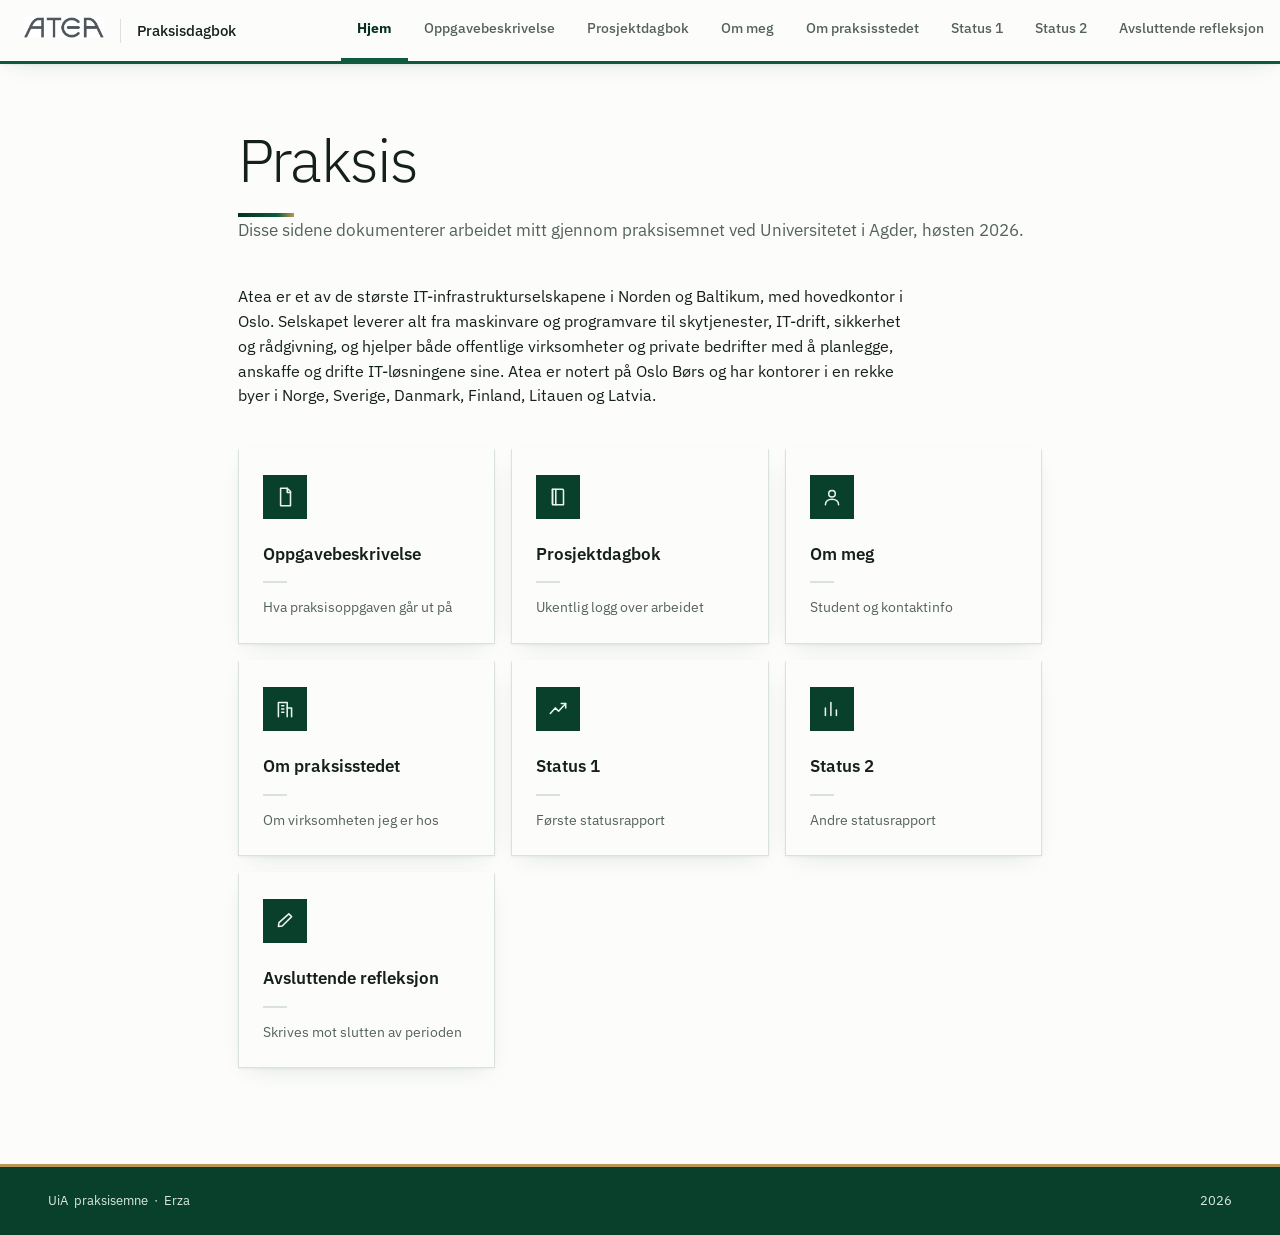
<file: docs/index.html>
<!DOCTYPE html>
<html lang="no">
<head>
<meta charset="utf-8">
<meta name="viewport" content="width=device-width, initial-scale=1">
<title>Hjem – Praksisdagbok</title>
<meta name="description" content="Praksisemne ved Universitetet i Agder, 2026.">
<link rel="preconnect" href="https://fonts.googleapis.com">
<link rel="preconnect" href="https://fonts.gstatic.com" crossorigin>
<link href="https://fonts.googleapis.com/css2?family=IBM+Plex+Mono:wght@400;600&family=IBM+Plex+Sans:wght@300;400;500;600&display=swap" rel="stylesheet">
<link rel="stylesheet" href="styles.css">
</head>
<body>

<a class="skip-link" href="#innhold">Hopp til innhold</a>

<header class="masthead">
  <a class="masthead__brand" href="index.html">
    <span class="masthead__mark"> <img src = atea_logo.png width="80" height="21"></span>
    <span class="masthead__divider"></span>
    <span class="masthead__title">Praksisdagbok</span>
  </a>
  <nav class="mainnav" aria-label="Hovedmeny">
    <a href="index.html" aria-current="page">Hjem</a>
    <a href="oppgavebeskrivelse.html">Oppgavebeskrivelse</a>
    <a href="prosjektdagbok.html">Prosjektdagbok</a>
    <a href="om-meg.html">Om meg</a>
    <a href="om-praksisstedet.html">Om praksisstedet</a>
    <a href="status-1.html">Status 1</a>
    <a href="status-2.html">Status 2</a>
    <a href="refleksjon.html">Avsluttende refleksjon</a>
  </nav>
</header>

<main class="content" id="innhold">
  <h1 class="page-title">Praksis</h1>
  <div class="rule"></div>
  <p1 class="lede">Disse sidene dokumenterer arbeidet mitt gjennom praksisemnet ved Universitetet i Agder, høsten 2026.</p1>
<br> </br>
  <p> 
    Atea er et av de største IT-infrastrukturselskapene i Norden og Baltikum, med hovedkontor i Oslo. 
    Selskapet leverer alt fra maskinvare og programvare til skytjenester, IT-drift, sikkerhet og rådgivning, 
    og hjelper både offentlige virksomheter og private bedrifter med å planlegge, anskaffe og drifte IT-løsningene sine. 
    Atea er notert på Oslo Børs og har kontorer i en rekke byer i Norge, Sverige, Danmark, Finland, Litauen og Latvia.


  </p>

  <div class="cards">
    <a class="card" href="oppgavebeskrivelse.html">
      <span class="card__icon"><svg width="22" height="22" viewBox="0 0 20 20" fill="none" stroke="currentColor" stroke-width="1.4" stroke-linecap="round" stroke-linejoin="round" aria-hidden="true"><path d="M6 2h6l3 3v13H6V2Z"/><path d="M12 2v4h3"/></svg></span>
      <h2 class="card__title">Oppgavebeskrivelse</h2>
      <span class="card__rule"></span>
      <span class="card__meta">Hva praksisoppgaven går ut på</span>
    </a>
    <a class="card" href="prosjektdagbok.html">
      <span class="card__icon"><svg width="22" height="22" viewBox="0 0 20 20" fill="none" stroke="currentColor" stroke-width="1.4" stroke-linecap="round" stroke-linejoin="round" aria-hidden="true"><path d="M5 3h9a1 1 0 0 1 1 1v13H6a1 1 0 0 1-1-1V3Z"/><path d="M5 3v14"/><path d="M8 3v14"/></svg></span>
      <h2 class="card__title">Prosjektdagbok</h2>
      <span class="card__rule"></span>
      <span class="card__meta">Ukentlig logg over arbeidet</span>
    </a>
    <a class="card" href="om-meg.html">
      <span class="card__icon"><svg width="22" height="22" viewBox="0 0 20 20" fill="none" stroke="currentColor" stroke-width="1.4" stroke-linecap="round" stroke-linejoin="round" aria-hidden="true"><circle cx="10" cy="7" r="3"/><path d="M4 17c0-3 2.7-5 6-5s6 2 6 5"/></svg></span>
      <h2 class="card__title">Om meg</h2>
      <span class="card__rule"></span>
      <span class="card__meta">Student og kontaktinfo</span>
    </a>
    <a class="card" href="om-praksisstedet.html">
      <span class="card__icon"><svg width="22" height="22" viewBox="0 0 20 20" fill="none" stroke="currentColor" stroke-width="1.4" stroke-linecap="round" stroke-linejoin="round" aria-hidden="true"><path d="M4 17V4h8v13"/><path d="M12 9h4v8"/><path d="M7 7h2M7 10h2M7 13h2"/></svg></span>
      <h2 class="card__title">Om praksisstedet</h2>
      <span class="card__rule"></span>
      <span class="card__meta">Om virksomheten jeg er hos</span>
    </a>
    <a class="card" href="status-1.html">
      <span class="card__icon"><svg width="22" height="22" viewBox="0 0 20 20" fill="none" stroke="currentColor" stroke-width="1.4" stroke-linecap="round" stroke-linejoin="round" aria-hidden="true"><path d="M3 14l4.5-5 3 3L17 5"/><path d="M13 5h4v4"/></svg></span>
      <h2 class="card__title">Status 1</h2>
      <span class="card__rule"></span>
      <span class="card__meta">Første statusrapport</span>
    </a>
    <a class="card" href="status-2.html">
      <span class="card__icon"><svg width="22" height="22" viewBox="0 0 20 20" fill="none" stroke="currentColor" stroke-width="1.4" stroke-linecap="round" stroke-linejoin="round" aria-hidden="true"><path d="M4 16V9"/><path d="M9 16V4"/><path d="M14 16v-5"/></svg></span>
      <h2 class="card__title">Status 2</h2>
      <span class="card__rule"></span>
      <span class="card__meta">Andre statusrapport</span>
    </a>
    <a class="card" href="refleksjon.html">
      <span class="card__icon"><svg width="22" height="22" viewBox="0 0 20 20" fill="none" stroke="currentColor" stroke-width="1.4" stroke-linecap="round" stroke-linejoin="round" aria-hidden="true"><path d="M13.5 3.5 16 6l-8.5 8.5L4 15l.5-3.5 9-8Z"/></svg></span>
      <h2 class="card__title">Avsluttende refleksjon</h2>
      <span class="card__rule"></span>
      <span class="card__meta">Skrives mot slutten av perioden</span>
    </a>
  </div>
</main>

<footer class="footer">
  <span>UiA &nbsp;praksisemne &nbsp;·&nbsp; Erza</span>
  <span>2026</span>
</footer>

</body>
</html>
</file>
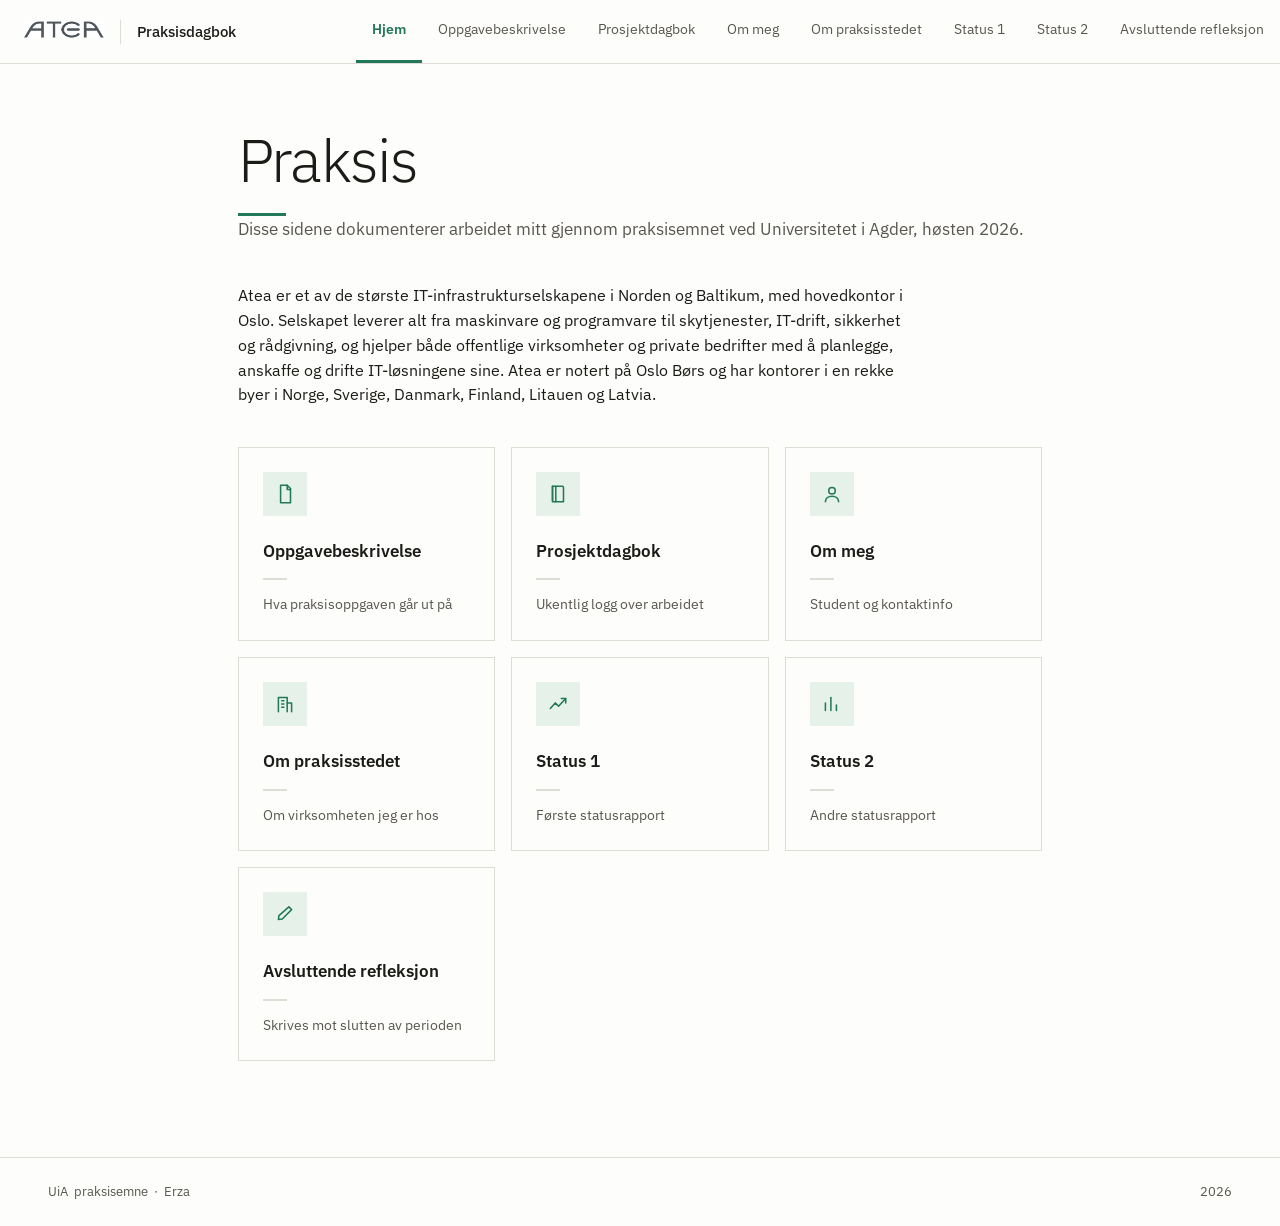
<file: praksis-site/index.html>
<!DOCTYPE html>
<html lang="no">
<head>
<meta charset="utf-8">
<meta name="viewport" content="width=device-width, initial-scale=1">
<title>Hjem – Praksisdagbok</title>
<meta name="description" content="Praksisemne ved Universitetet i Agder, 2026.">
<link rel="preconnect" href="https://fonts.googleapis.com">
<link rel="preconnect" href="https://fonts.gstatic.com" crossorigin>
<link href="https://fonts.googleapis.com/css2?family=IBM+Plex+Mono:wght@400;600&family=IBM+Plex+Sans:wght@300;400;500;600&display=swap" rel="stylesheet">
<link rel="stylesheet" href="styles.css">
</head>
<body>

<a class="skip-link" href="#innhold">Hopp til innhold</a>

<!-- Toppmeny: lik på alle sider -->
<header class="masthead">
  <a class="masthead__brand" href="index.html">
    <span class="masthead__mark"> <img src = atea_logo.png width="80" height="17"></span>
    <span class="masthead__divider"></span>
    <span class="masthead__title">Praksisdagbok</span>
  </a>
  <nav class="mainnav" aria-label="Hovedmeny">
    <a href="index.html" aria-current="page">Hjem</a>
    <a href="oppgavebeskrivelse.html">Oppgavebeskrivelse</a>
    <a href="prosjektdagbok.html">Prosjektdagbok</a>
    <a href="om-meg.html">Om meg</a>
    <a href="om-praksisstedet.html">Om praksisstedet</a>
    <a href="status-1.html">Status 1</a>
    <a href="status-2.html">Status 2</a>
    <a href="refleksjon.html">Avsluttende refleksjon</a>
  </nav>
</header>

<main class="content" id="innhold">
  <h1 class="page-title">Praksis</h1>
  <div class="rule"></div>
  <p1 class="lede">Disse sidene dokumenterer arbeidet mitt gjennom praksisemnet ved Universitetet i Agder, høsten 2026.</p1>
<br> </br>
  <p> 
    Atea er et av de største IT-infrastrukturselskapene i Norden og Baltikum, med hovedkontor i Oslo. 
    Selskapet leverer alt fra maskinvare og programvare til skytjenester, IT-drift, sikkerhet og rådgivning, 
    og hjelper både offentlige virksomheter og private bedrifter med å planlegge, anskaffe og drifte IT-løsningene sine. 
    Atea er notert på Oslo Børs og har kontorer i en rekke byer i Norge, Sverige, Danmark, Finland, Litauen og Latvia.


  </p>

  <div class="cards">
    <a class="card" href="oppgavebeskrivelse.html">
      <span class="card__icon"><svg width="22" height="22" viewBox="0 0 20 20" fill="none" stroke="currentColor" stroke-width="1.4" stroke-linecap="round" stroke-linejoin="round" aria-hidden="true"><path d="M6 2h6l3 3v13H6V2Z"/><path d="M12 2v4h3"/></svg></span>
      <h2 class="card__title">Oppgavebeskrivelse</h2>
      <span class="card__rule"></span>
      <span class="card__meta">Hva praksisoppgaven går ut på</span>
    </a>
    <a class="card" href="prosjektdagbok.html">
      <span class="card__icon"><svg width="22" height="22" viewBox="0 0 20 20" fill="none" stroke="currentColor" stroke-width="1.4" stroke-linecap="round" stroke-linejoin="round" aria-hidden="true"><path d="M5 3h9a1 1 0 0 1 1 1v13H6a1 1 0 0 1-1-1V3Z"/><path d="M5 3v14"/><path d="M8 3v14"/></svg></span>
      <h2 class="card__title">Prosjektdagbok</h2>
      <span class="card__rule"></span>
      <span class="card__meta">Ukentlig logg over arbeidet</span>
    </a>
    <a class="card" href="om-meg.html">
      <span class="card__icon"><svg width="22" height="22" viewBox="0 0 20 20" fill="none" stroke="currentColor" stroke-width="1.4" stroke-linecap="round" stroke-linejoin="round" aria-hidden="true"><circle cx="10" cy="7" r="3"/><path d="M4 17c0-3 2.7-5 6-5s6 2 6 5"/></svg></span>
      <h2 class="card__title">Om meg</h2>
      <span class="card__rule"></span>
      <span class="card__meta">Student og kontaktinfo</span>
    </a>
    <a class="card" href="om-praksisstedet.html">
      <span class="card__icon"><svg width="22" height="22" viewBox="0 0 20 20" fill="none" stroke="currentColor" stroke-width="1.4" stroke-linecap="round" stroke-linejoin="round" aria-hidden="true"><path d="M4 17V4h8v13"/><path d="M12 9h4v8"/><path d="M7 7h2M7 10h2M7 13h2"/></svg></span>
      <h2 class="card__title">Om praksisstedet</h2>
      <span class="card__rule"></span>
      <span class="card__meta">Om virksomheten jeg er hos</span>
    </a>
    <a class="card" href="status-1.html">
      <span class="card__icon"><svg width="22" height="22" viewBox="0 0 20 20" fill="none" stroke="currentColor" stroke-width="1.4" stroke-linecap="round" stroke-linejoin="round" aria-hidden="true"><path d="M3 14l4.5-5 3 3L17 5"/><path d="M13 5h4v4"/></svg></span>
      <h2 class="card__title">Status 1</h2>
      <span class="card__rule"></span>
      <span class="card__meta">Første statusrapport</span>
    </a>
    <a class="card" href="status-2.html">
      <span class="card__icon"><svg width="22" height="22" viewBox="0 0 20 20" fill="none" stroke="currentColor" stroke-width="1.4" stroke-linecap="round" stroke-linejoin="round" aria-hidden="true"><path d="M4 16V9"/><path d="M9 16V4"/><path d="M14 16v-5"/></svg></span>
      <h2 class="card__title">Status 2</h2>
      <span class="card__rule"></span>
      <span class="card__meta">Andre statusrapport</span>
    </a>
    <a class="card" href="refleksjon.html">
      <span class="card__icon"><svg width="22" height="22" viewBox="0 0 20 20" fill="none" stroke="currentColor" stroke-width="1.4" stroke-linecap="round" stroke-linejoin="round" aria-hidden="true"><path d="M13.5 3.5 16 6l-8.5 8.5L4 15l.5-3.5 9-8Z"/></svg></span>
      <h2 class="card__title">Avsluttende refleksjon</h2>
      <span class="card__rule"></span>
      <span class="card__meta">Skrives mot slutten av perioden</span>
    </a>
  </div>
</main>

<footer class="footer">
  <span>UiA &nbsp;praksisemne &nbsp;·&nbsp; Erza</span>
  <span>2026</span>
</footer>

</body>
</html>
</file>
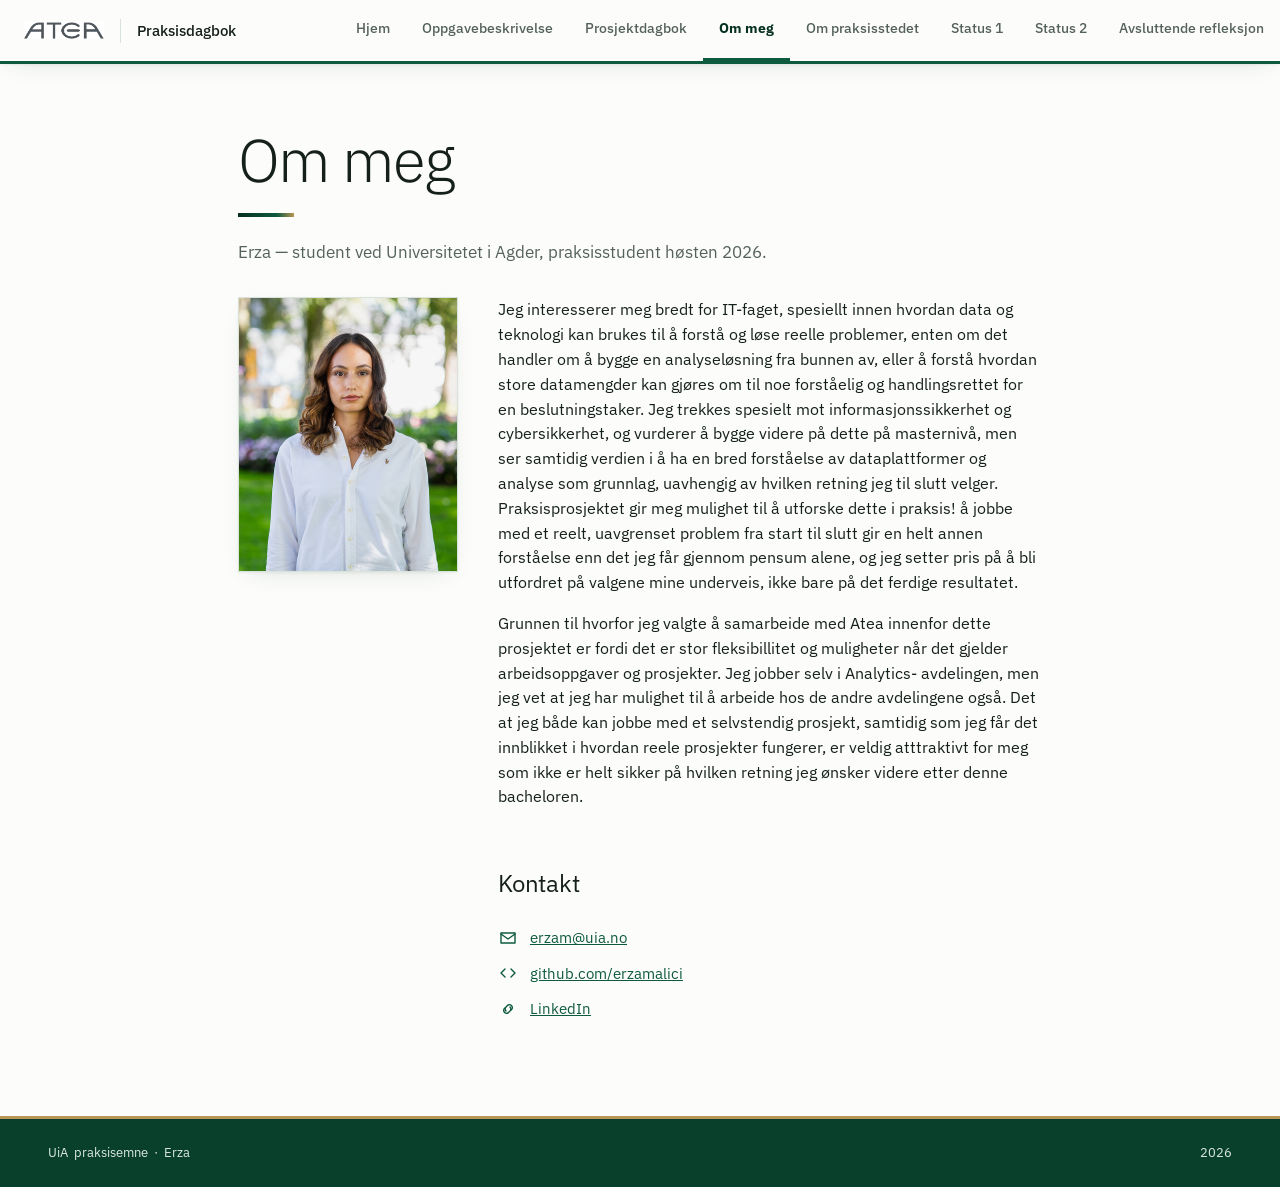
<file: docs/om-meg.html>
<html lang="no">
<head>
<meta charset="utf-8">
<meta name="viewport" content="width=device-width, initial-scale=1">
<title>Om meg – Praksisdagbok</title>
<meta name="description" content="Om studenten bak praksisdagboken.">
<link rel="preconnect" href="https://fonts.googleapis.com">
<link rel="preconnect" href="https://fonts.gstatic.com" crossorigin>
<link href="https://fonts.googleapis.com/css2?family=IBM+Plex+Mono:wght@400;600&family=IBM+Plex+Sans:wght@300;400;500;600&display=swap" rel="stylesheet">
<link rel="stylesheet" href="styles.css">
</head>
<body>

<a class="skip-link" href="#innhold">Hopp til innhold</a>

<header class="masthead">
  <a class="masthead__brand" href="index.html">
    <span class="masthead__mark"> <img src = atea_logo.png width="80" height="17"></span>
    <span class="masthead__divider"></span>
    <span class="masthead__title">Praksisdagbok</span>
  </a>
  <nav class="mainnav" aria-label="Hovedmeny">
    <a href="index.html">Hjem</a>
    <a href="oppgavebeskrivelse.html">Oppgavebeskrivelse</a>
    <a href="prosjektdagbok.html">Prosjektdagbok</a>
    <a href="om-meg.html" aria-current="page">Om meg</a>
    <a href="om-praksisstedet.html">Om praksisstedet</a>
    <a href="status-1.html">Status 1</a>
    <a href="status-2.html">Status 2</a>
    <a href="refleksjon.html">Avsluttende refleksjon</a>
  </nav>
</header>

<main class="content" id="innhold">
  <h1 class="page-title">Om meg</h1>
  <div class="rule"></div>
  <p class="lede">Erza — student ved Universitetet i Agder, praksisstudent høsten 2026.</p>

  <div class="profile">
    <!-- Bytt ut bildet i mappa bilder/ med ditt eget, samme filnavn -->
    <img class="profile__photo" src="portrett_erza.PNG" alt="Portrett av Erza">
    <div>
      <p>Jeg interesserer meg bredt for IT-faget, spesiellt innen hvordan data og teknologi 
        kan brukes til å forstå og løse reelle problemer, enten om det handler om å bygge en analyseløsning fra 
        bunnen av, eller å forstå hvordan store datamengder kan gjøres om til noe forståelig og handlingsrettet 
        for en beslutningstaker. Jeg trekkes spesielt mot informasjonssikkerhet og cybersikkerhet, og vurderer 
        å bygge videre på dette på masternivå, men ser samtidig verdien i å ha en bred forståelse av dataplattformer 
        og analyse som grunnlag, uavhengig av hvilken retning jeg til slutt velger. Praksisprosjektet gir meg 
        mulighet til å utforske dette i praksis! å jobbe med et reelt, uavgrenset problem fra start til slutt gir 
        en helt annen forståelse enn det jeg får gjennom pensum alene, og jeg setter pris på å bli utfordret på 
        valgene mine underveis, ikke bare på det ferdige resultatet.
      </p>

      <p>
        Grunnen til hvorfor jeg valgte å samarbeide med Atea innenfor dette prosjektet er fordi det er stor fleksibillitet
        og muligheter når det gjelder arbeidsoppgaver og prosjekter. Jeg jobber selv i Analytics- avdelingen, men jeg vet at jeg har
        mulighet til å arbeide hos de andre avdelingene også. Det at jeg både kan jobbe med et selvstendig prosjekt, samtidig som 
        jeg får det innblikket i hvordan reele prosjekter fungerer, er veldig atttraktivt
        for meg som ikke er helt sikker på hvilken retning jeg ønsker videre etter denne bacheloren.
      </p>
      <h2 class="section-title">Kontakt</h2>
      <ul class="linklist">
        <li><svg width="20" height="20" viewBox="0 0 20 20" fill="none" stroke="currentColor" stroke-width="1.4" stroke-linecap="round" stroke-linejoin="round" aria-hidden="true"><rect x="3" y="5" width="14" height="10"/><path d="m3 6 7 5 7-5"/></svg><a href="mailto:erzam@uia.no">erzam@uia.no</a></li>
        <li><svg width="20" height="20" viewBox="0 0 20 20" fill="none" stroke="currentColor" stroke-width="1.4" stroke-linecap="round" stroke-linejoin="round" aria-hidden="true"><path d="M7 6 3 10l4 4"/><path d="m13 6 4 4-4 4"/></svg><a href="https://github.com/erzamalici">github.com/erzamalici</a></li>
        <li><svg width="20" height="20" viewBox="0 0 20 20" fill="none" stroke="currentColor" stroke-width="1.4" stroke-linecap="round" stroke-linejoin="round" aria-hidden="true"><path d="M8 12a3 3 0 0 1 0-4l2-2a3 3 0 0 1 4 4l-1 1"/><path d="M12 8a3 3 0 0 1 0 4l-2 2a3 3 0 0 1-4-4l1-1"/></svg><a href="https://www.linkedin.com/in/erza-malici/">LinkedIn</a></li>
      </ul>
    </div>
  </div>
</main>

<footer class="footer">
  <span>UiA &nbsp;praksisemne &nbsp;·&nbsp; Erza</span>
  <span>2026</span>
</footer>

</body>
</html>
</file>
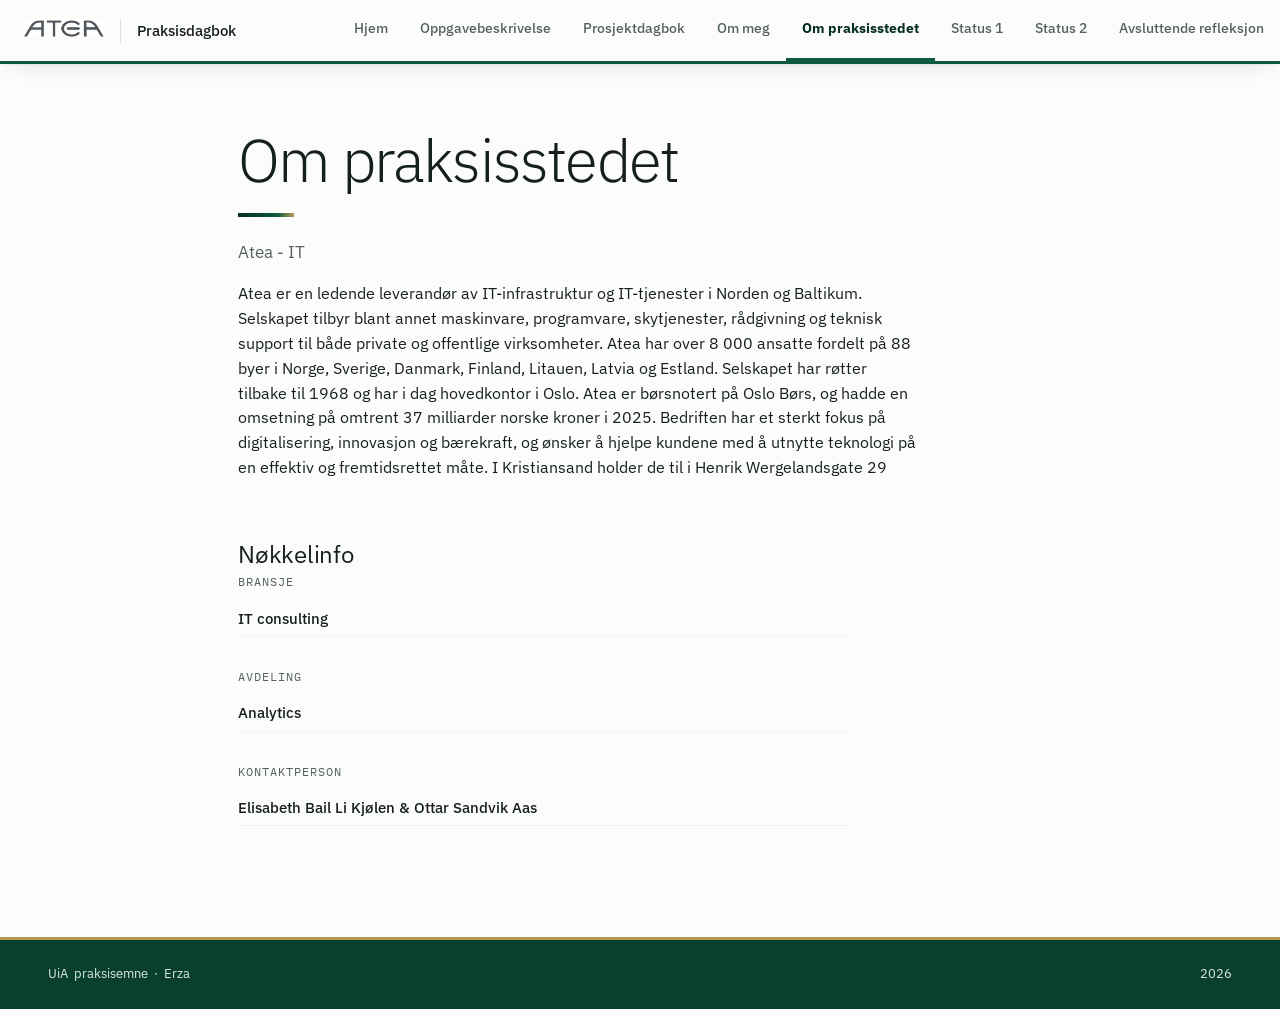
<file: docs/om-praksisstedet.html>
<!DOCTYPE html>
<html lang="no">
<head>
<meta charset="utf-8">
<meta name="viewport" content="width=device-width, initial-scale=1">
<title>Om praksisstedet – Praksisdagbok</title>
<meta name="description" content="Om virksomheten praksisen gjennomføres hos.">
<link rel="preconnect" href="https://fonts.googleapis.com">
<link rel="preconnect" href="https://fonts.gstatic.com" crossorigin>
<link href="https://fonts.googleapis.com/css2?family=IBM+Plex+Mono:wght@400;600&family=IBM+Plex+Sans:wght@300;400;500;600&display=swap" rel="stylesheet">
<link rel="stylesheet" href="styles.css">
</head>
<body>

<a class="skip-link" href="#innhold">Hopp til innhold</a>

<header class="masthead">
  <a class="masthead__brand" href="index.html">
    <span class="masthead__mark"> <img src = atea_logo.png width="80" height="17"></span>
    <span class="masthead__divider"></span>
    <span class="masthead__title">Praksisdagbok</span>
  </a>
  <nav class="mainnav" aria-label="Hovedmeny">
    <a href="index.html">Hjem</a>
    <a href="oppgavebeskrivelse.html">Oppgavebeskrivelse</a>
    <a href="prosjektdagbok.html">Prosjektdagbok</a>
    <a href="om-meg.html">Om meg</a>
    <a href="om-praksisstedet.html" aria-current="page">Om praksisstedet</a>
    <a href="status-1.html">Status 1</a>
    <a href="status-2.html">Status 2</a>
    <a href="refleksjon.html">Avsluttende refleksjon</a>
  </nav>
</header>

<main class="content" id="innhold">
  <h1 class="page-title">Om praksisstedet</h1>
  <div class="rule"></div>
  <p class="lede">Atea - IT</p>

  <p>

    Atea er en ledende leverandør av IT-infrastruktur og IT-tjenester i Norden og Baltikum. 
    Selskapet tilbyr blant annet maskinvare, programvare, skytjenester, rådgivning og teknisk 
    support til både private og offentlige virksomheter. Atea har over 8 000 ansatte fordelt 
    på 88 byer i Norge, Sverige, Danmark, Finland, Litauen, Latvia og Estland. Selskapet har 
    røtter tilbake til 1968 og har i dag hovedkontor i Oslo. Atea er børsnotert på Oslo Børs, 
    og hadde en omsetning på omtrent 37 milliarder norske kroner i 2025. Bedriften har et sterkt 
    fokus på digitalisering, innovasjon og bærekraft, og ønsker å hjelpe kundene med å utnytte 
    teknologi på en effektiv og fremtidsrettet måte. I Kristiansand holder de til i Henrik Wergelandsgate 29
  </p>


  <h2 class="section-title">Nøkkelinfo</h2>
  <ul class="infolist">
    <li>
      <p class="label">Bransje</p>
      <p class="value">IT consulting</p>
    </li>
    <li>
      <p class="label">Avdeling</p>
      <p class="value">Analytics</p>
    </li>
    <li>
      <p class="label">Kontaktperson</p>
      <p class="value"> Elisabeth Bail Li Kjølen & Ottar Sandvik Aas </p>
    </li>
  </ul>
</main>

<footer class="footer">
  <span>UiA &nbsp;praksisemne &nbsp;·&nbsp; Erza</span>
  <span>2026</span>
</footer>

</body>
</html>
</file>
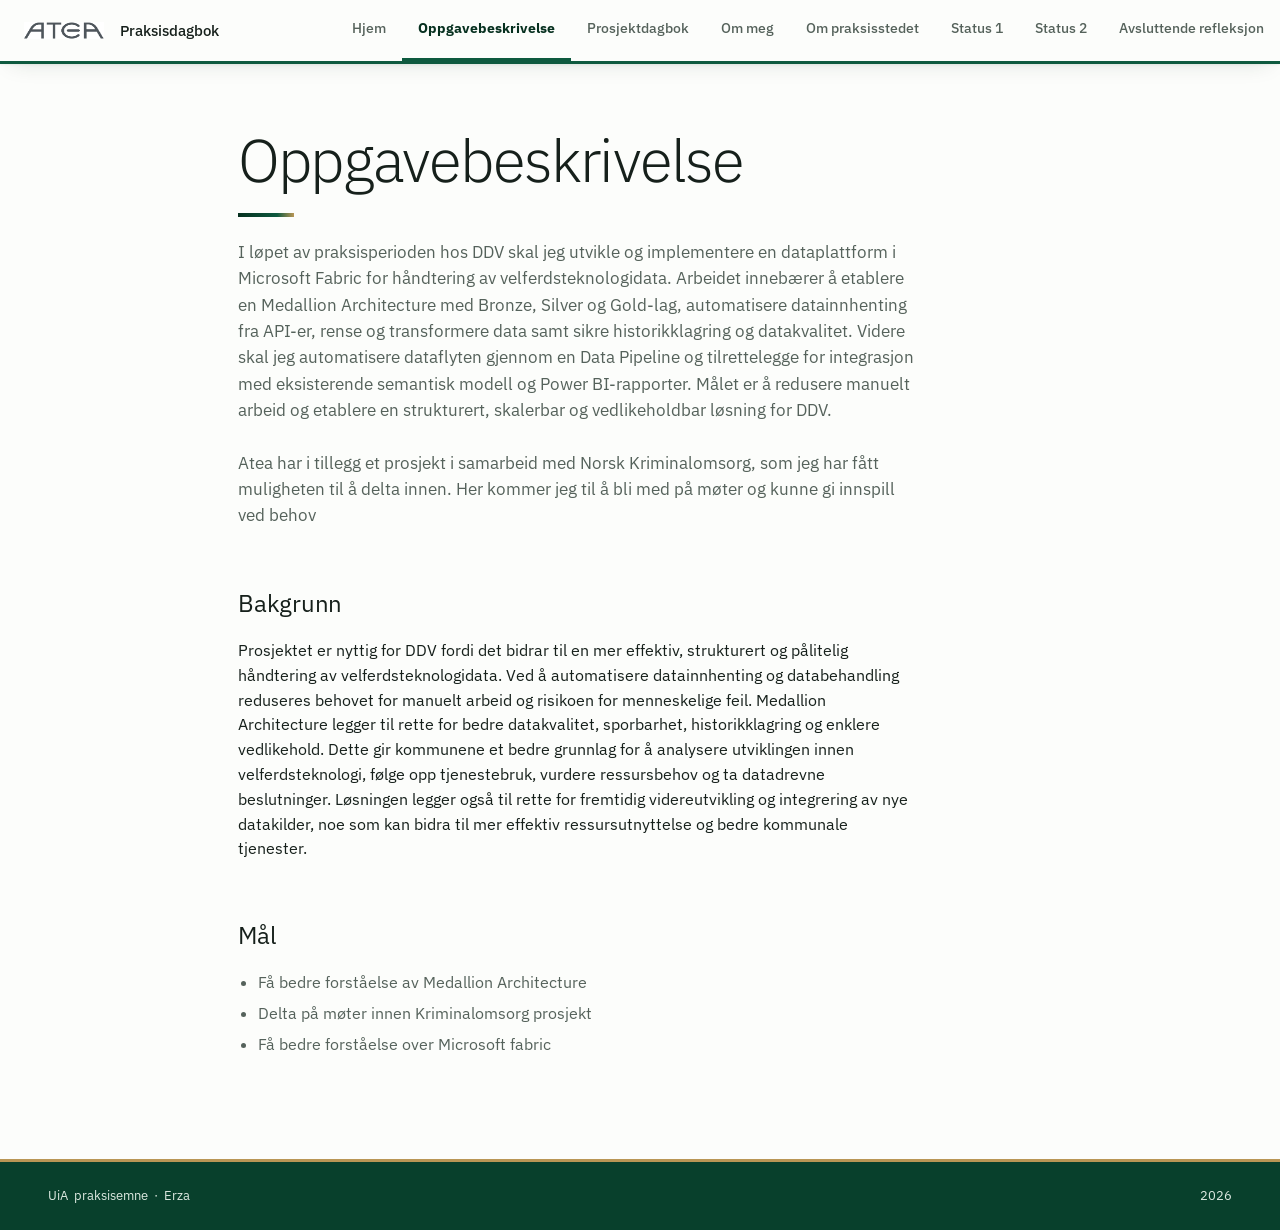
<file: docs/oppgavebeskrivelse.html>
<head>
<meta charset="utf-8">
<meta name="viewport" content="width=device-width, initial-scale=1">
<title>Oppgavebeskrivelse – Praksisdagbok</title>
<meta name="description" content="Beskrivelse av praksisoppgaven.">
<link rel="preconnect" href="https://fonts.googleapis.com">
<link rel="preconnect" href="https://fonts.gstatic.com" crossorigin>
<link href="https://fonts.googleapis.com/css2?family=IBM+Plex+Mono:wght@400;600&family=IBM+Plex+Sans:wght@300;400;500;600&display=swap" rel="stylesheet">
<link rel="stylesheet" href="styles.css">
</head>
<body>

<a class="skip-link" href="#innhold">Hopp til innhold</a>

<header class="masthead">
  <a class="masthead__brand" href="index.html">
    <span class="masthead__mark"> <img src = atea_logo.png width="80" height="17"></span>
    <span class="masthead__title">Praksisdagbok</span>
  </a>
  <nav class="mainnav" aria-label="Hovedmeny">
    <a href="index.html">Hjem</a>
    <a href="oppgavebeskrivelse.html" aria-current="page">Oppgavebeskrivelse</a>
    <a href="prosjektdagbok.html">Prosjektdagbok</a>
    <a href="om-meg.html">Om meg</a>
    <a href="om-praksisstedet.html">Om praksisstedet</a>
    <a href="status-1.html">Status 1</a>
    <a href="status-2.html">Status 2</a>
    <a href="refleksjon.html">Avsluttende refleksjon</a>
  </nav>
</header>

<main class="content" id="innhold">
  <h1 class="page-title">Oppgavebeskrivelse</h1>
  <div class="rule"></div>
  <p class="lede">    
    I løpet av praksisperioden hos DDV skal jeg utvikle og implementere en 
    dataplattform i Microsoft Fabric for håndtering av velferdsteknologidata. 
    Arbeidet innebærer å etablere en Medallion Architecture med Bronze, Silver og 
    Gold-lag, automatisere datainnhenting fra API-er, rense og transformere data samt 
    sikre historikklagring og datakvalitet. Videre skal jeg automatisere dataflyten 
    gjennom en Data Pipeline og tilrettelegge for integrasjon med eksisterende semantisk 
    modell og Power BI-rapporter. Målet er å redusere manuelt arbeid og etablere en strukturert, 
    skalerbar og vedlikeholdbar løsning for DDV.
<br>
<br>
    Atea har i tillegg et prosjekt i samarbeid med Norsk Kriminalomsorg, som jeg har fått muligheten
    til å delta innen. Her kommer jeg til å bli med på møter og kunne gi innspill ved behov

</p>

  <h2 class="section-title">Bakgrunn</h2>
  <p>
    Prosjektet er nyttig for DDV fordi det bidrar til en mer effektiv, 
    strukturert og pålitelig håndtering av velferdsteknologidata. Ved å automatisere 
    datainnhenting og databehandling reduseres behovet for manuelt arbeid og risikoen for 
    menneskelige feil. Medallion Architecture legger til rette for bedre datakvalitet, 
    sporbarhet, historikklagring og enklere vedlikehold. Dette gir kommunene et bedre grunnlag 
    for å analysere utviklingen innen velferdsteknologi, følge opp tjenestebruk, vurdere 
    ressursbehov og ta datadrevne beslutninger. Løsningen legger også til rette for fremtidig 
    videreutvikling og integrering av nye datakilder, noe som kan bidra til mer effektiv 
    ressursutnyttelse og bedre kommunale tjenester.

  </p>

  <h2 class="section-title">Mål</h2>
  <ul class="checklist">
    <li>Få bedre forståelse av Medallion Architecture</li>
    <li>Delta på møter innen Kriminalomsorg prosjekt</li>
    <li>Få bedre forståelse over Microsoft fabric</li>
  </ul>

</main>
  
<footer class="footer">
  <span>UiA &nbsp;praksisemne &nbsp;·&nbsp; Erza</span>
  <span>2026</span>
</footer>

</body>
</html>
</file>
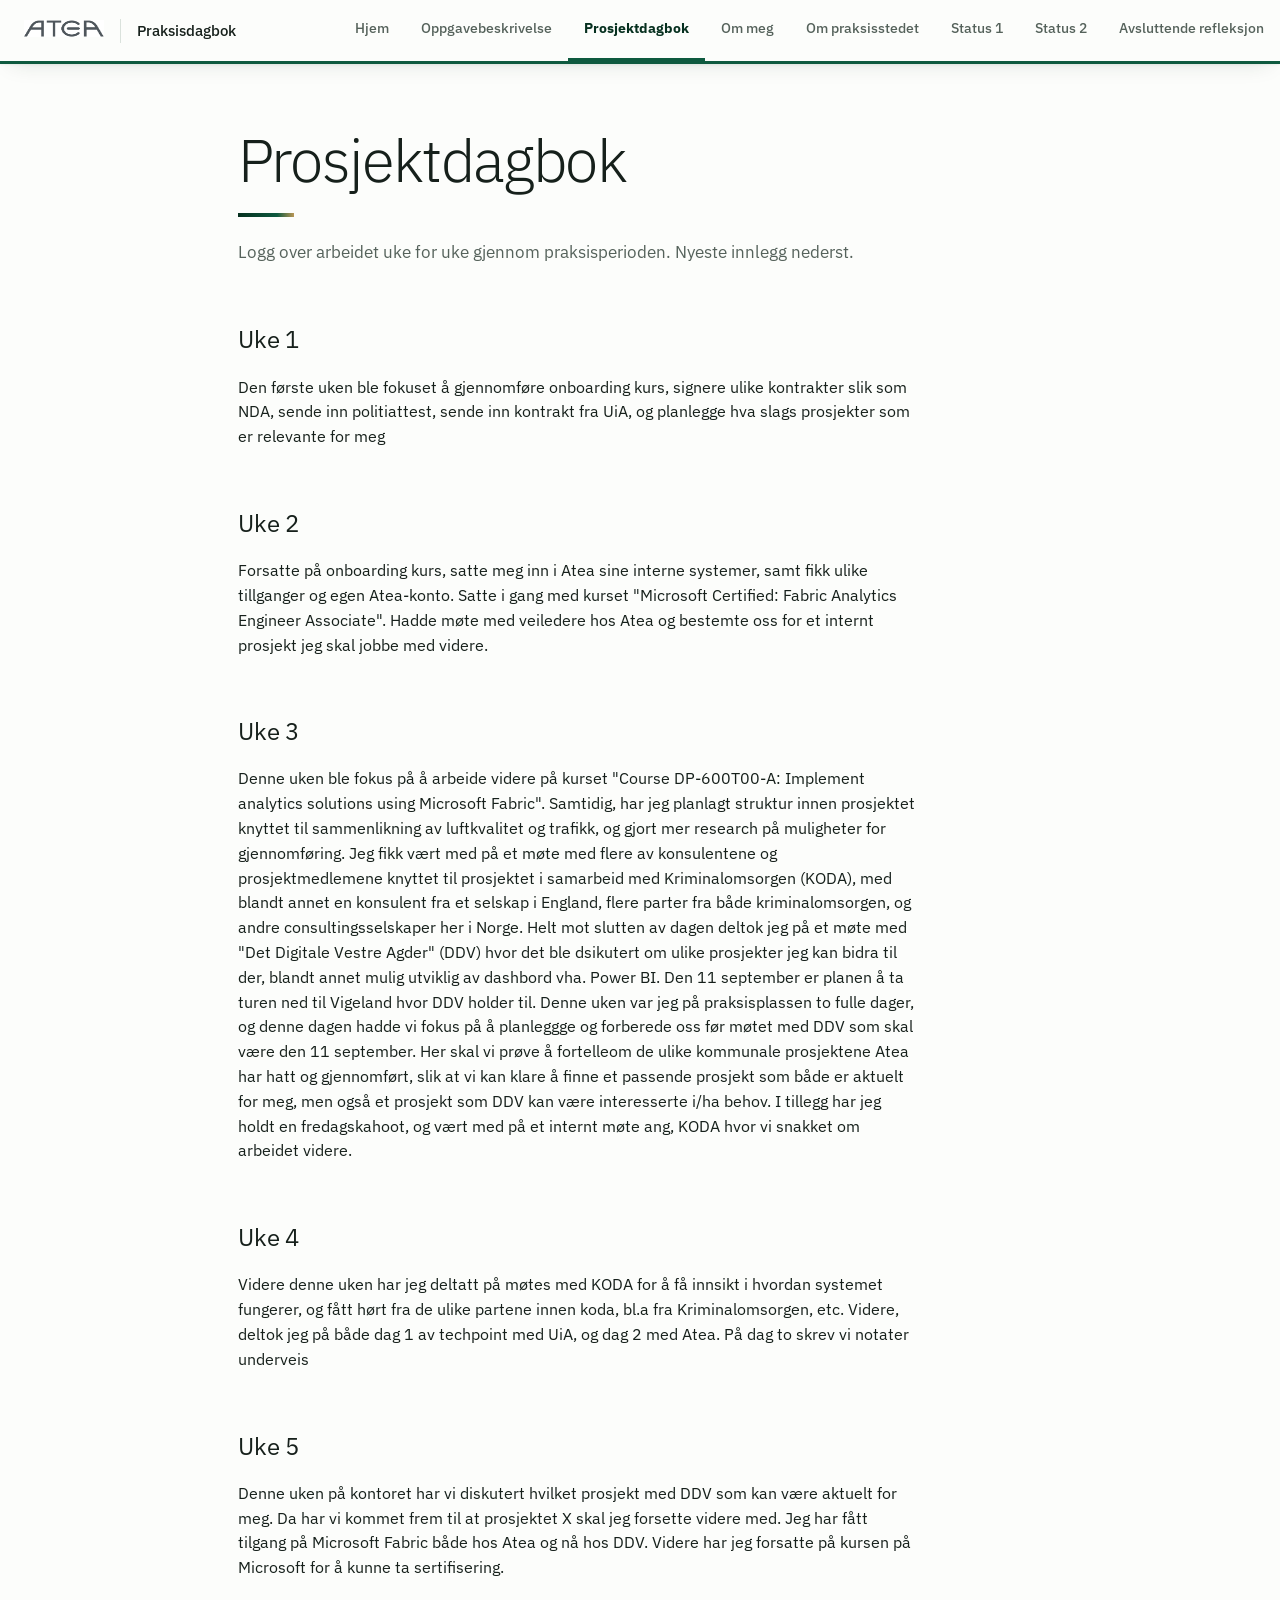
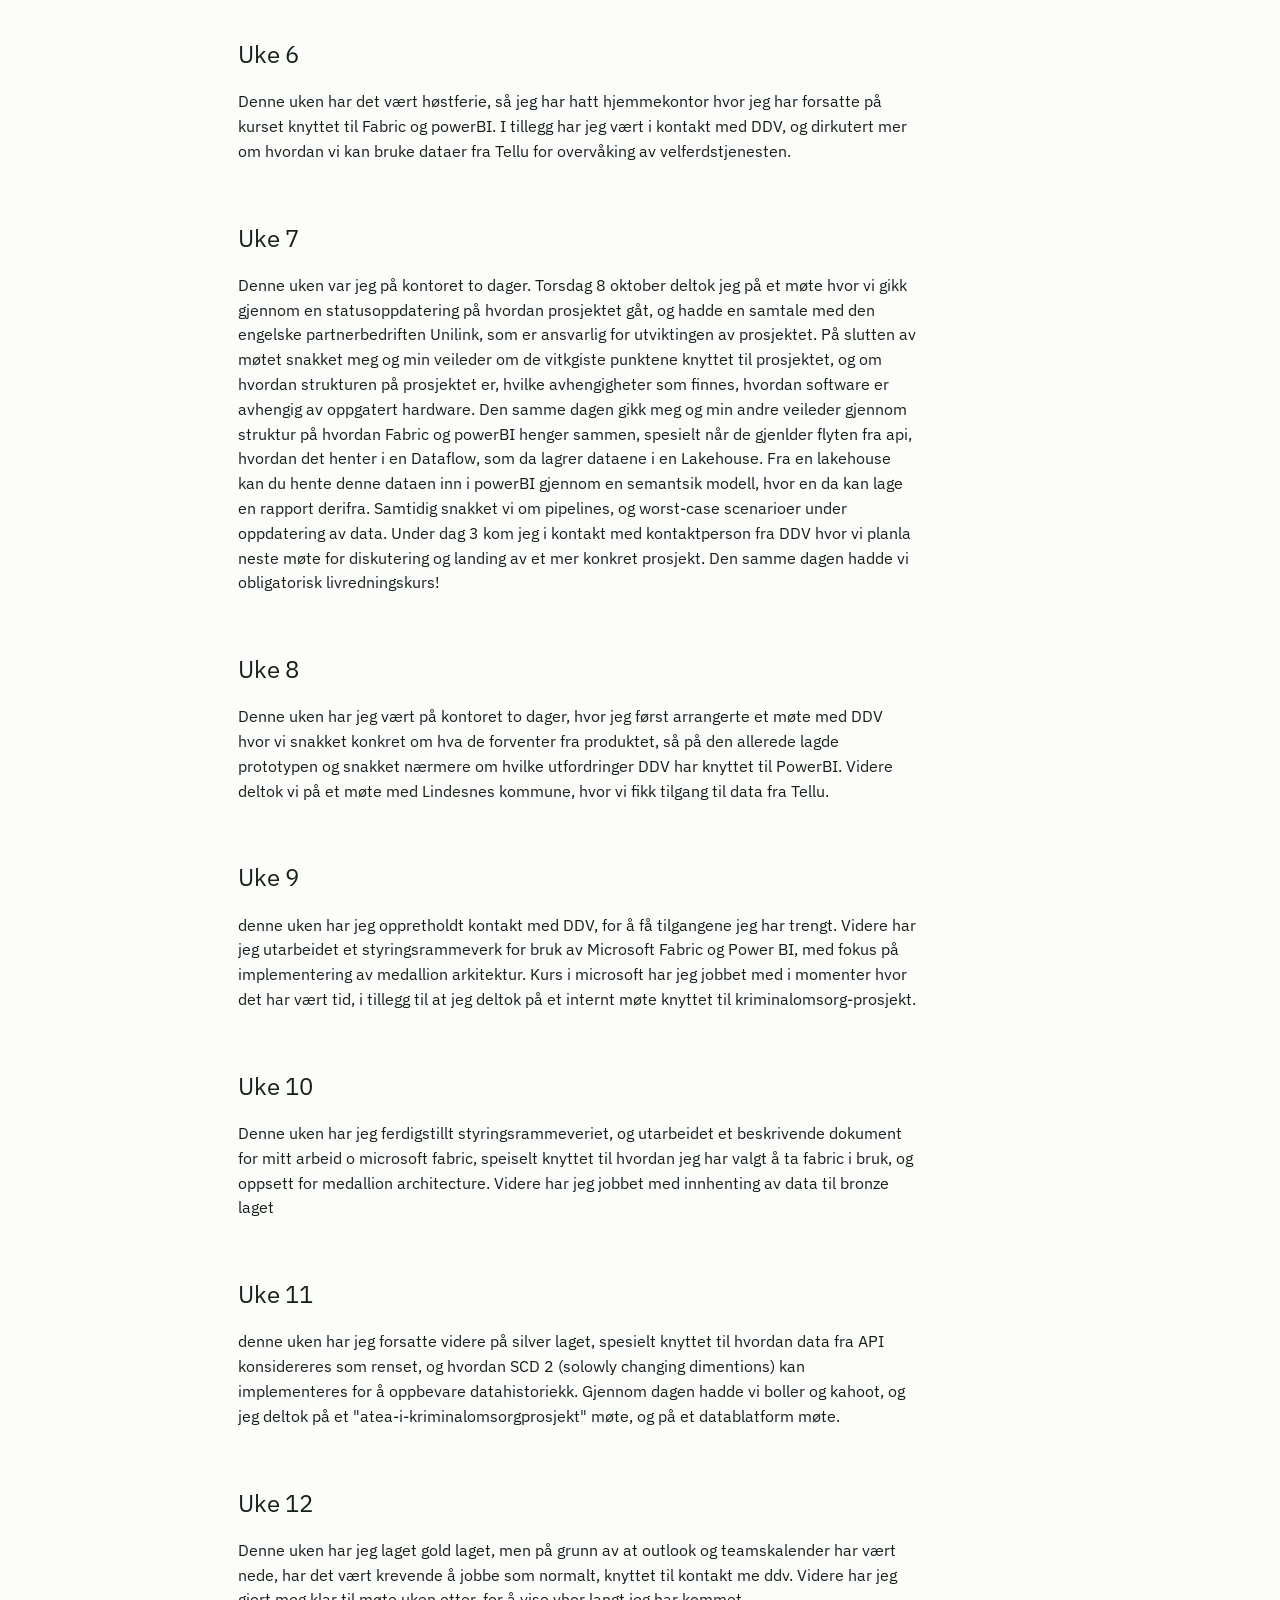
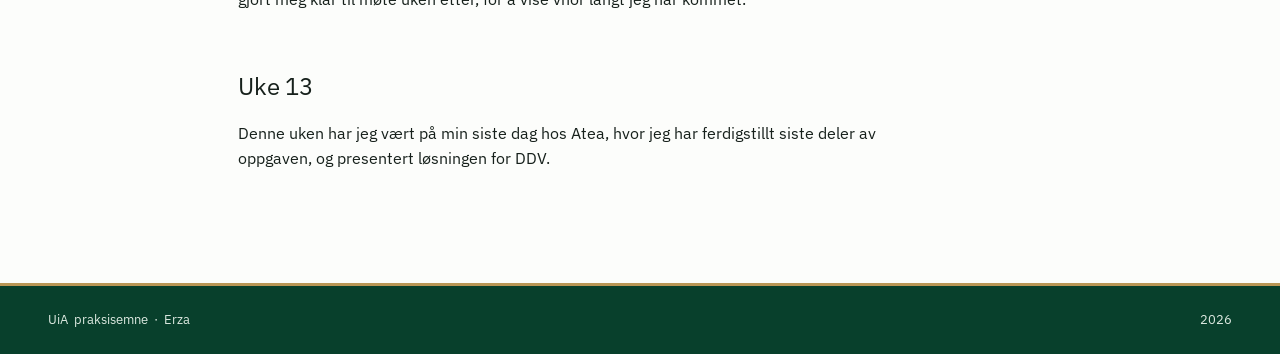
<file: docs/prosjektdagbok.html>
<!DOCTYPE html>
<html lang="no">
<head>
<meta charset="utf-8">
<meta name="viewport" content="width=device-width, initial-scale=1">
<title>Prosjektdagbok – Praksisdagbok</title>
<meta name="description" content="Ukentlig prosjektdagbok for praksisemnet.">
<link rel="preconnect" href="https://fonts.googleapis.com">
<link rel="preconnect" href="https://fonts.gstatic.com" crossorigin>
<link href="https://fonts.googleapis.com/css2?family=IBM+Plex+Mono:wght@400;600&family=IBM+Plex+Sans:wght@300;400;500;600&display=swap" rel="stylesheet">
<link rel="stylesheet" href="styles.css">
</head>
<body>

<a class="skip-link" href="#innhold">Hopp til innhold</a>

<header class="masthead">
  <a class="masthead__brand" href="index.html">
    <span class="masthead__mark"> <img src = atea_logo.png width="80" height="17"></span>
    <span class="masthead__divider"></span>
    <span class="masthead__title">Praksisdagbok</span>
  </a>
  <nav class="mainnav" aria-label="Hovedmeny">
    <a href="index.html">Hjem</a>
    <a href="oppgavebeskrivelse.html">Oppgavebeskrivelse</a>
    <a href="prosjektdagbok.html" aria-current="page">Prosjektdagbok</a>
    <a href="om-meg.html">Om meg</a>
    <a href="om-praksisstedet.html">Om praksisstedet</a>
    <a href="status-1.html">Status 1</a>
    <a href="status-2.html">Status 2</a>
    <a href="refleksjon.html">Avsluttende refleksjon</a>
  </nav>
</header>

<main class="content" id="innhold">
  <h1 class="page-title">Prosjektdagbok</h1>
  <div class="rule"></div>
  <p class="lede">Logg over arbeidet uke for uke gjennom praksisperioden. Nyeste innlegg nederst.</p>


  <h2 class="section-title">Uke 1</h2>
<p>
  Den første uken ble fokuset å gjennomføre onboarding kurs, signere ulike kontrakter slik som
  NDA, sende inn politiattest, sende inn kontrakt fra UiA, og planlegge hva slags prosjekter som er
  relevante for meg
</p>

    <h2 class="section-title">Uke 2</h2>
<p>
  Forsatte på onboarding kurs, satte meg inn i Atea sine interne systemer, samt fikk ulike tillganger og egen Atea-konto.
  Satte i gang med kurset "Microsoft Certified: Fabric Analytics Engineer Associate". Hadde møte med veiledere hos Atea og
  bestemte oss for et internt prosjekt jeg skal jobbe med videre.
</p>

<h2 class=" section-title">Uke 3 </h2>
<p>
  Denne uken ble fokus på å arbeide videre på kurset "Course DP-600T00-A: Implement analytics solutions using Microsoft Fabric". 
  Samtidig, har jeg planlagt struktur innen prosjektet knyttet til sammenlikning av luftkvalitet og trafikk, og gjort mer research på muligheter for gjennomføring. 
  Jeg fikk vært med på et møte med flere av konsulentene og prosjektmedlemene knyttet til prosjektet i samarbeid med Kriminalomsorgen (KODA), med blandt annet en konsulent fra et
  selskap i England, flere parter fra både kriminalomsorgen, og andre consultingsselskaper her i Norge. Helt mot slutten av dagen deltok jeg på et møte med "Det Digitale Vestre Agder" (DDV)
  hvor det ble dsikutert om ulike prosjekter jeg kan bidra til der, blandt annet mulig utviklig av dashbord vha. Power BI. Den 11 september er planen å
  ta turen ned til Vigeland hvor DDV holder til.

  Denne uken var jeg på praksisplassen to fulle dager, og denne dagen hadde vi fokus på å planleggge
  og forberede oss før møtet med DDV som skal være den 11 september. Her skal vi prøve å fortelleom de ulike
  kommunale prosjektene Atea har hatt og gjennomført, slik at vi kan klare å finne et passende prosjekt som både er 
  aktuelt for meg, men også et prosjekt som DDV kan være interesserte i/ha behov. I tillegg har jeg holdt en fredagskahoot, og
  vært med på et internt møte ang, KODA hvor vi snakket om arbeidet videre.
</p>

<h2 class="section-title">Uke 4</h2>
<p>
Videre denne uken har jeg deltatt på møtes med KODA for å få innsikt i hvordan systemet
fungerer, og fått hørt fra de ulike partene innen koda, bl.a fra Kriminalomsorgen, etc. Videre, deltok jeg
på både dag 1 av techpoint med UiA, og dag 2 med Atea. På dag to skrev vi notater underveis
</p>

<h2 class=" section-title">Uke 5 </h2>
<p>
Denne uken på kontoret har vi diskutert hvilket prosjekt med DDV som kan være aktuelt for meg. Da har 
vi kommet frem til at prosjektet X skal jeg forsette videre med. Jeg har fått tilgang på Microsoft 
Fabric både hos Atea og nå hos DDV. Videre har jeg forsatte på kursen på Microsoft for å kunne ta sertifisering.
</p>
<h2 class=" section-title">Uke 6 </h2>
<p>
Denne uken har det vært høstferie, så jeg har hatt hjemmekontor hvor
jeg har forsatte på kurset knyttet til Fabric og powerBI. I tillegg har jeg vært
i kontakt med DDV, og dirkutert mer om hvordan vi kan bruke dataer fra Tellu for 
overvåking av velferdstjenesten. 
</p>

<h2 class=" section-title">Uke 7 </h2>
<p>
Denne uken var jeg på kontoret to dager. Torsdag 8 oktober deltok jeg på
et møte hvor vi gikk gjennom en statusoppdatering på hvordan prosjektet gåt, og
hadde en samtale med den engelske partnerbedriften Unilink, som er ansvarlig for 
utviktingen av prosjektet. På slutten av møtet snakket meg og min veileder 
om de vitkgiste punktene knyttet til prosjektet, og om hvordan strukturen på prosjektet er, 
hvilke avhengigheter som finnes, hvordan software er avhengig av oppgatert hardware.

Den samme dagen gikk meg og min andre veileder gjennom struktur på hvordan Fabric og powerBI
henger sammen, spesielt når de gjenlder flyten fra api, hvordan det henter i en Dataflow, som
da lagrer dataene i en Lakehouse. Fra en lakehouse kan du hente denne dataen inn i powerBI gjennom
en semantsik modell, hvor en da kan lage en rapport derifra. Samtidig snakket vi om pipelines, 
og worst-case scenarioer under oppdatering av data. 

Under dag 3 kom jeg i kontakt med kontaktperson fra DDV hvor vi planla neste møte for 
diskutering og landing av et mer konkret prosjekt. Den samme dagen hadde vi obligatorisk livredningskurs!

</p>
<h2 class=" section-title">Uke 8 </h2>
<p>
  Denne uken har jeg vært på kontoret to dager, hvor jeg først arrangerte et møte med DDV
  hvor vi snakket konkret om hva de forventer fra produktet, så på den allerede lagde prototypen
  og snakket nærmere om hvilke utfordringer DDV har knyttet til PowerBI. Videre deltok  vi på et møte med Lindesnes kommune, hvor
  vi fikk tilgang til data fra Tellu. 
</p>

<h2 class=" section-title">Uke 9 </h2>

<p>
  denne uken har jeg oppretholdt kontakt med DDV, for å få tilgangene jeg har trengt.
  Videre har jeg utarbeidet et styringsrammeverk for bruk av Microsoft Fabric og Power BI, med
  fokus på implementering av medallion arkitektur. Kurs i microsoft har jeg jobbet med i momenter
  hvor det har vært tid, i tillegg til at jeg deltok på et internt møte knyttet til kriminalomsorg-prosjekt.
</p>
<h2 class=" section-title">Uke 10 </h2>
<p>Denne uken har jeg ferdigstillt styringsrammeveriet, og utarbeidet et beskrivende dokument for mitt arbeid
  o microsoft fabric, speiselt knyttet til hvordan jeg har valgt å ta fabric i bruk, og oppsett
  for medallion architecture. Videre har jeg jobbet med innhenting av data til bronze laget
</p>
<h2 class=" section-title">Uke 11 </h2>
<p>denne uken har jeg forsatte videre på silver laget, spesielt knyttet til hvordan data fra API konsidereres
  som renset, og hvordan SCD 2 (solowly changing dimentions) kan implementeres for å oppbevare datahistoriekk. Gjennom dagen
  hadde vi boller og kahoot, og jeg deltok på et "atea-i-kriminalomsorgprosjekt" møte, og på et datablatform møte.
</p>
<h2 class=" section-title">Uke 12</h2>
<p>Denne uken har jeg laget gold laget, men på grunn av at outlook og teamskalender har vært nede, har det 
  vært krevende å jobbe som normalt, knyttet til kontakt me ddv. Videre har jeg gjort meg klar til møte
  uken etter, for å vise vhor langt jeg har kommet.  
</p>
<h2 class=" section-title">Uke 13</h2>
<p>Denne uken har jeg vært på min siste dag hos Atea, hvor jeg har ferdigstillt siste deler av 
  oppgaven, og presentert løsningen for DDV. 
</p>


</main>




<footer class="footer">
  <span>UiA &nbsp;praksisemne &nbsp;·&nbsp; Erza</span>
  <span>2026</span>
</footer>

</body>
</html>
</file>
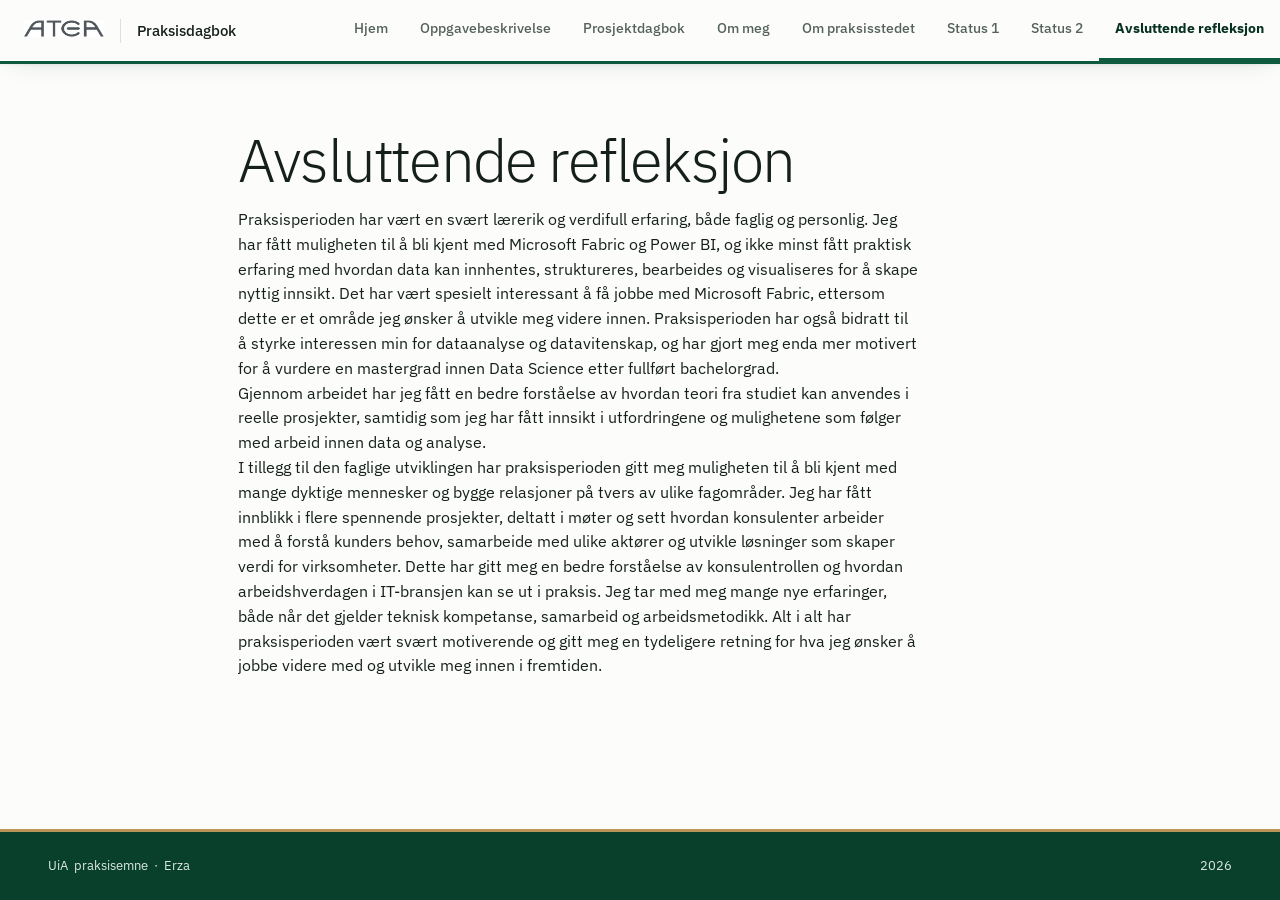
<file: docs/refleksjon.html>
<!DOCTYPE html>
<html lang="no">
<head>
<meta charset="utf-8">
<meta name="viewport" content="width=device-width, initial-scale=1">
<title>Avsluttende refleksjon – Praksisdagbok</title>
<meta name="description" content="Avsluttende refleksjon over praksisperioden.">
<link rel="preconnect" href="https://fonts.googleapis.com">
<link rel="preconnect" href="https://fonts.gstatic.com" crossorigin>
<link href="https://fonts.googleapis.com/css2?family=IBM+Plex+Mono:wght@400;600&family=IBM+Plex+Sans:wght@300;400;500;600&display=swap" rel="stylesheet">
<link rel="stylesheet" href="styles.css">
</head>
<body>

<a class="skip-link" href="#innhold">Hopp til innhold</a>

<header class="masthead">
  <a class="masthead__brand" href="index.html">
    <span class="masthead__mark"> <img src = atea_logo.png width="80" height="17"></span>
    <span class="masthead__divider"></span>
    <span class="masthead__title">Praksisdagbok</span>
  </a>
  <nav class="mainnav" aria-label="Hovedmeny">
    <a href="index.html">Hjem</a>
    <a href="oppgavebeskrivelse.html">Oppgavebeskrivelse</a>
    <a href="prosjektdagbok.html">Prosjektdagbok</a>
    <a href="om-meg.html">Om meg</a>
    <a href="om-praksisstedet.html">Om praksisstedet</a>
    <a href="status-1.html">Status 1</a>
    <a href="status-2.html">Status 2</a>
    <a href="refleksjon.html" aria-current="page">Avsluttende refleksjon</a>
  </nav>
</header>

<main class="content" id="innhold">
  <h1 class="page-title">Avsluttende refleksjon</h1>
<p>
  Praksisperioden har vært en svært lærerik og verdifull erfaring, både faglig og personlig. 
  Jeg har fått muligheten til å bli kjent med Microsoft Fabric og Power BI, og ikke minst fått 
  praktisk erfaring med hvordan data kan innhentes, struktureres, bearbeides og visualiseres 
  for å skape nyttig innsikt. Det har vært spesielt interessant å få jobbe med Microsoft Fabric, 
  ettersom dette er et område jeg ønsker å utvikle meg videre innen. Praksisperioden har også 
  bidratt til å styrke interessen min for dataanalyse og datavitenskap, og har gjort meg enda 
  mer motivert for å vurdere en mastergrad innen Data Science etter fullført bachelorgrad. 
  <br>
  Gjennom arbeidet har jeg fått en bedre forståelse av hvordan teori fra studiet kan 
  anvendes i reelle prosjekter, samtidig som jeg har fått innsikt i utfordringene og 
  mulighetene som følger med arbeid innen data og analyse.
<br>
I tillegg til den faglige utviklingen har praksisperioden gitt meg muligheten til å bli 
kjent med mange dyktige mennesker og bygge relasjoner på tvers av ulike fagområder. 
Jeg har fått innblikk i flere spennende prosjekter, deltatt i møter og sett hvordan 
konsulenter arbeider med å forstå kunders behov, samarbeide med ulike aktører og utvikle 
løsninger som skaper verdi for virksomheter. Dette har gitt meg en bedre forståelse av 
konsulentrollen og hvordan arbeidshverdagen i IT-bransjen kan se ut i praksis. Jeg tar med meg 
mange nye erfaringer, både når det gjelder teknisk kompetanse, samarbeid og arbeidsmetodikk. 
Alt i alt har praksisperioden vært svært motiverende og gitt meg en tydeligere retning for 
hva jeg ønsker å jobbe videre med og utvikle meg innen i fremtiden.
</p>
</main>

<footer class="footer">
  <span>UiA &nbsp;praksisemne &nbsp;·&nbsp; Erza</span>
  <span>2026</span>
</footer>

</body>
</html>
</file>
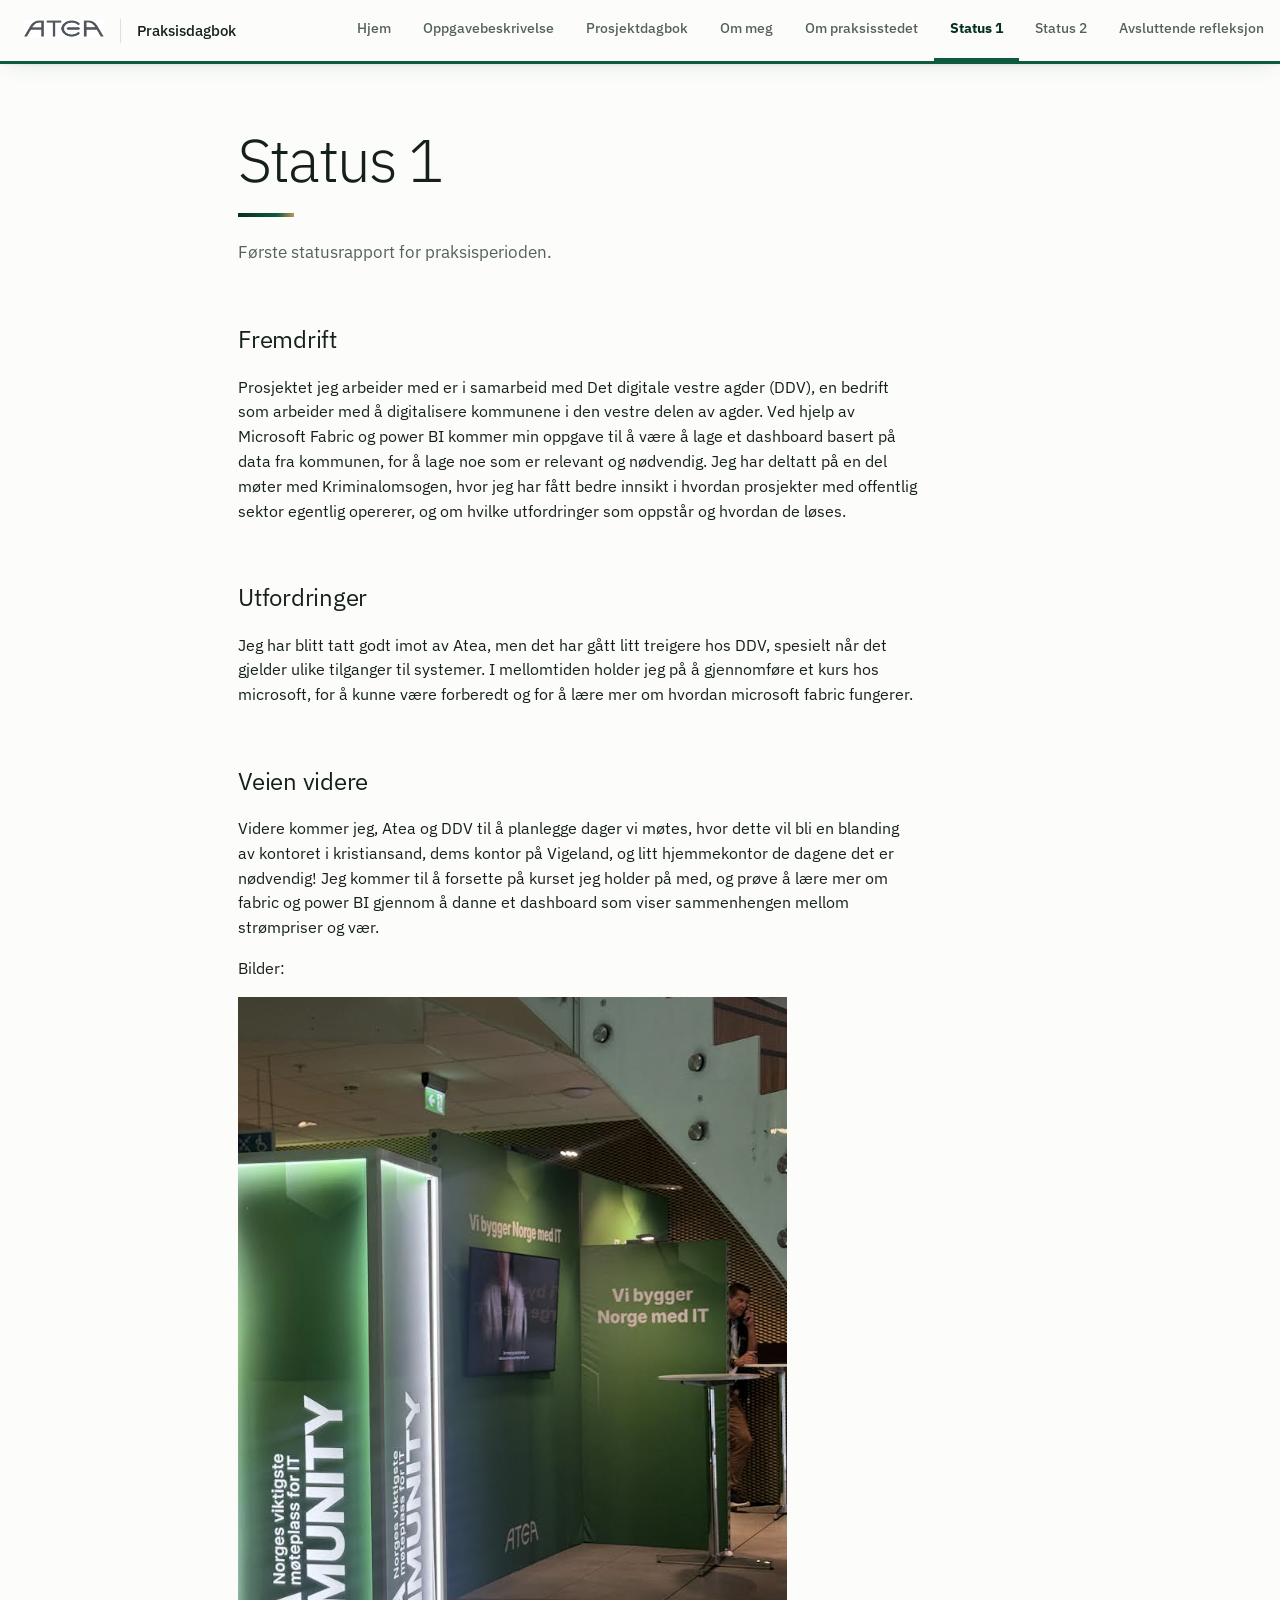
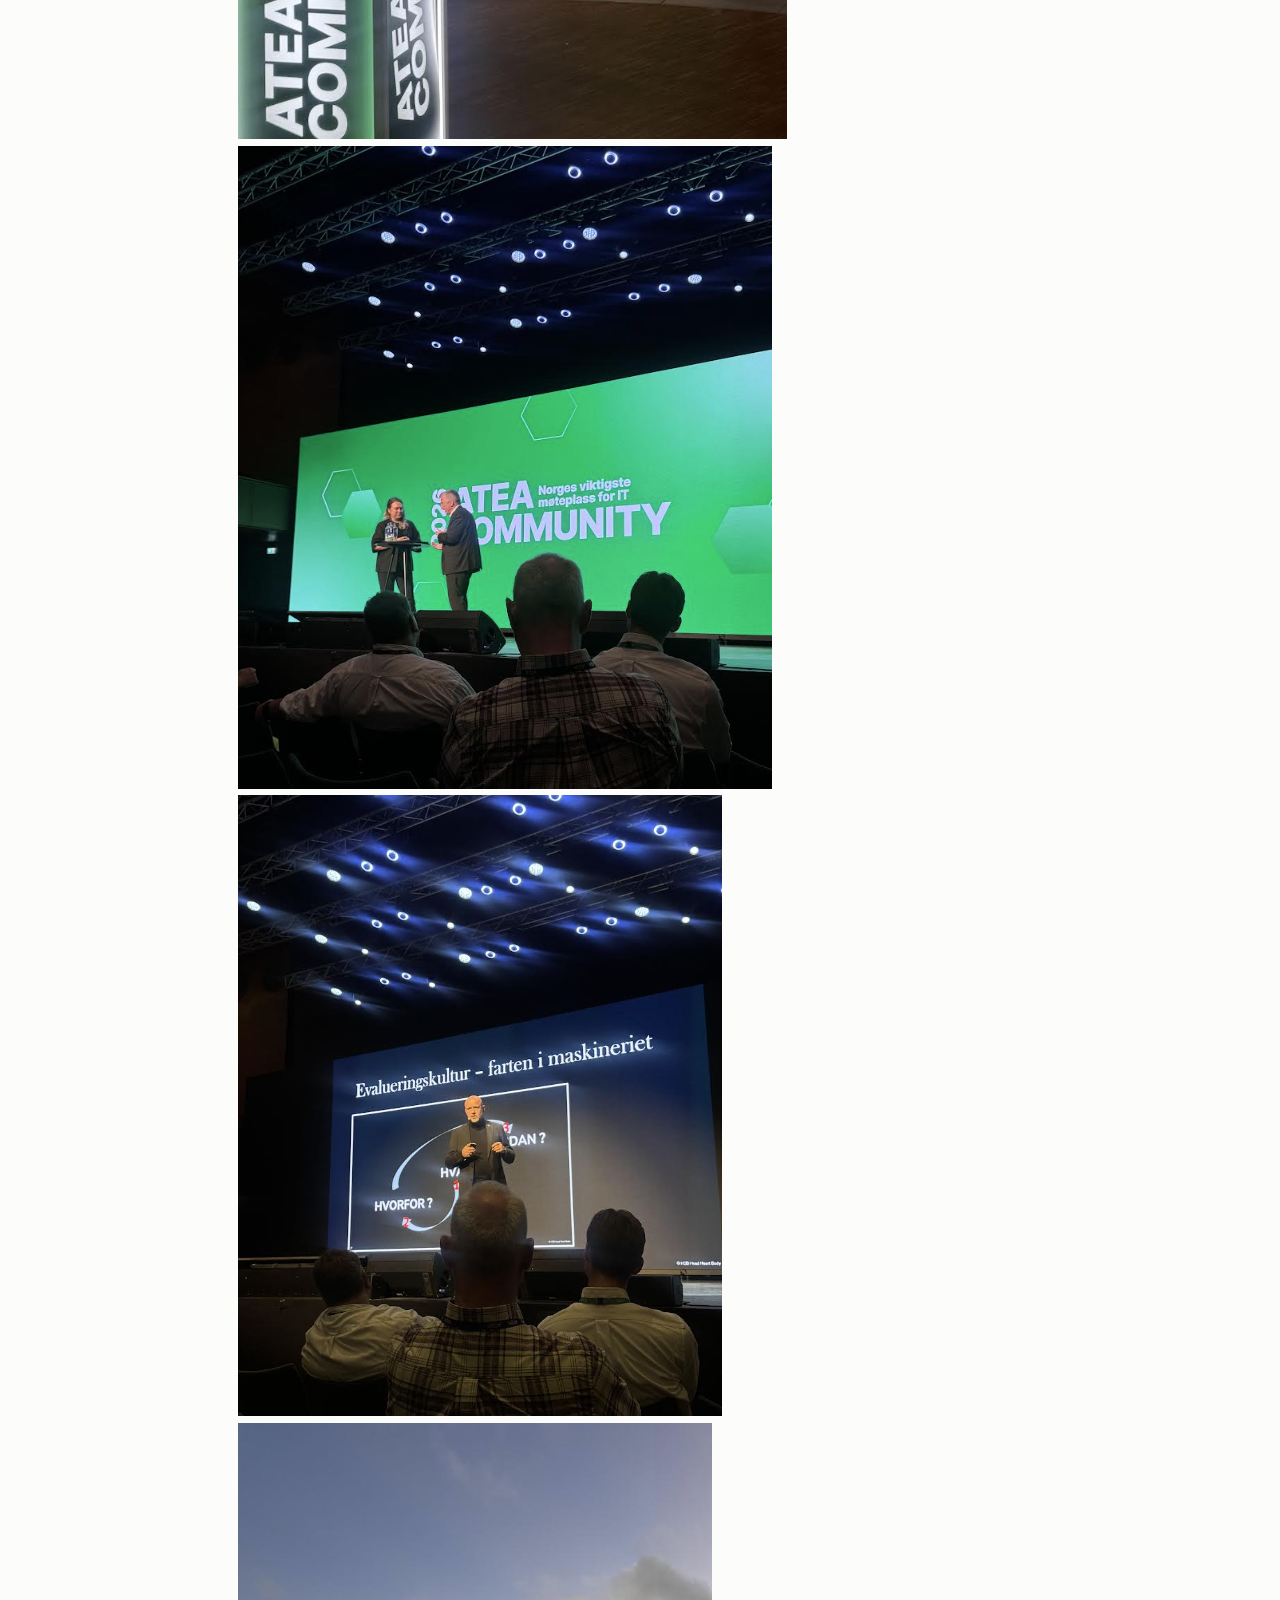
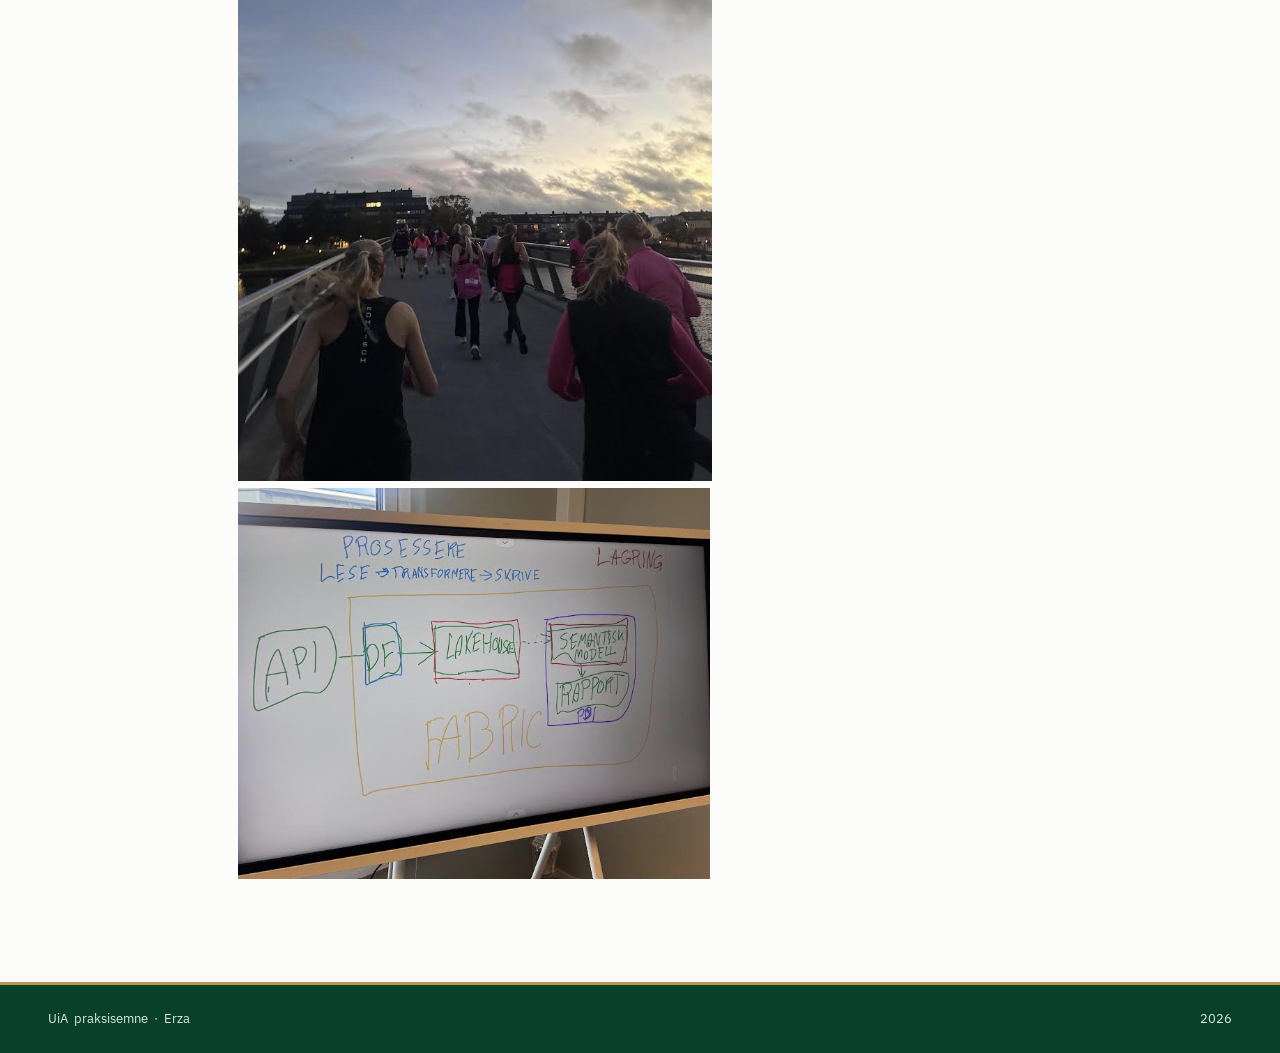
<file: docs/status-1.html>
<!DOCTYPE html>
<html lang="no">
<head>
<meta charset="utf-8">
<meta name="viewport" content="width=device-width, initial-scale=1">
<title>Status 1 – Praksisdagbok</title>
<meta name="description" content="Første statusrapport for praksisperioden.">
<link rel="preconnect" href="https://fonts.googleapis.com">
<link rel="preconnect" href="https://fonts.gstatic.com" crossorigin>
<link href="https://fonts.googleapis.com/css2?family=IBM+Plex+Mono:wght@400;600&family=IBM+Plex+Sans:wght@300;400;500;600&display=swap" rel="stylesheet">
<link rel="stylesheet" href="styles.css">
</head>
<body>

<a class="skip-link" href="#innhold">Hopp til innhold</a>

<header class="masthead">
  <a class="masthead__brand" href="index.html">
    <span class="masthead__mark"> <img src = atea_logo.png width="80" height="17"></span>
    <span class="masthead__divider"></span>
    <span class="masthead__title">Praksisdagbok</span>
  </a>
  <nav class="mainnav" aria-label="Hovedmeny">
    <a href="index.html">Hjem</a>
    <a href="oppgavebeskrivelse.html">Oppgavebeskrivelse</a>
    <a href="prosjektdagbok.html">Prosjektdagbok</a>
    <a href="om-meg.html">Om meg</a>
    <a href="om-praksisstedet.html">Om praksisstedet</a>
    <a href="status-1.html" aria-current="page">Status 1</a>
    <a href="status-2.html">Status 2</a>
    <a href="refleksjon.html">Avsluttende refleksjon</a>
  </nav>
</header>

<main class="content" id="innhold">
  <h1 class="page-title">Status 1</h1>
  <div class="rule"></div>
  <p class="lede">Første statusrapport for praksisperioden.</p>

  <h2 class="section-title">Fremdrift</h2>
  <p>
    Prosjektet jeg arbeider med er i samarbeid med Det digitale vestre agder (DDV), en bedrift
    som arbeider med å digitalisere kommunene i den vestre delen av agder. Ved hjelp av Microsoft Fabric
    og power BI kommer min oppgave til å være å lage et dashboard basert på data fra kommunen, for å lage 
    noe som er relevant og nødvendig.

    Jeg har deltatt på en del møter med Kriminalomsogen, hvor jeg har fått bedre innsikt i hvordan
    prosjekter med offentlig sektor egentlig opererer, og om hvilke utfordringer som oppstår og hvordan de løses.
    

  </p>

  <h2 class="section-title">Utfordringer</h2>
  <p>
    Jeg har blitt tatt godt imot av Atea, men det har gått litt treigere hos DDV, spesielt når det
    gjelder ulike tilganger til systemer. I mellomtiden holder jeg på å gjennomføre et kurs hos microsoft,
    for å kunne være forberedt og for å lære mer om hvordan microsoft fabric fungerer. 
  </p>

  <h2 class="section-title">Veien videre</h2>
  <p>
    Videre kommer jeg, Atea og DDV til å planlegge dager vi møtes, hvor dette vil bli en blanding av
    kontoret i kristiansand, dems kontor på Vigeland, og litt hjemmekontor de dagene det er nødvendig!
    Jeg kommer til å forsette på kurset jeg holder på med, og prøve å lære mer om fabric og power BI 
    gjennom å danne et dashboard som viser sammenhengen mellom strømpriser og vær.
  </p>

  <p>Bilder:</p>
  <img src="bilder/Skjermbilde 2026-09-25 121827.png"
    alt="Bilde fra Atea Community" />
  <img src="bilder/Skjermbilde 2026-09-25 122537.png"
    alt="Bilde fra Atea Community" />
    <img src="bilder/Skjermbilde 2026-10-20 150739.png"
    alt="Bilde fra Atea Community" />
    <img src="bilder/Skjermbilde 2026-10-20 150817.png"
    alt="Bilde fra Rosa sløyfeløpet med Atea" />
    <img src="bilder/Skjermbilde 2026-10-20 150900.png"
    alt="Undervisningstime om Fabric og tilknyuttning til PowerBI" />
</main>

<footer class="footer">
  <span>UiA &nbsp;praksisemne &nbsp;·&nbsp; Erza</span>
  <span>2026</span>
</footer>

</body>
</html>
</file>
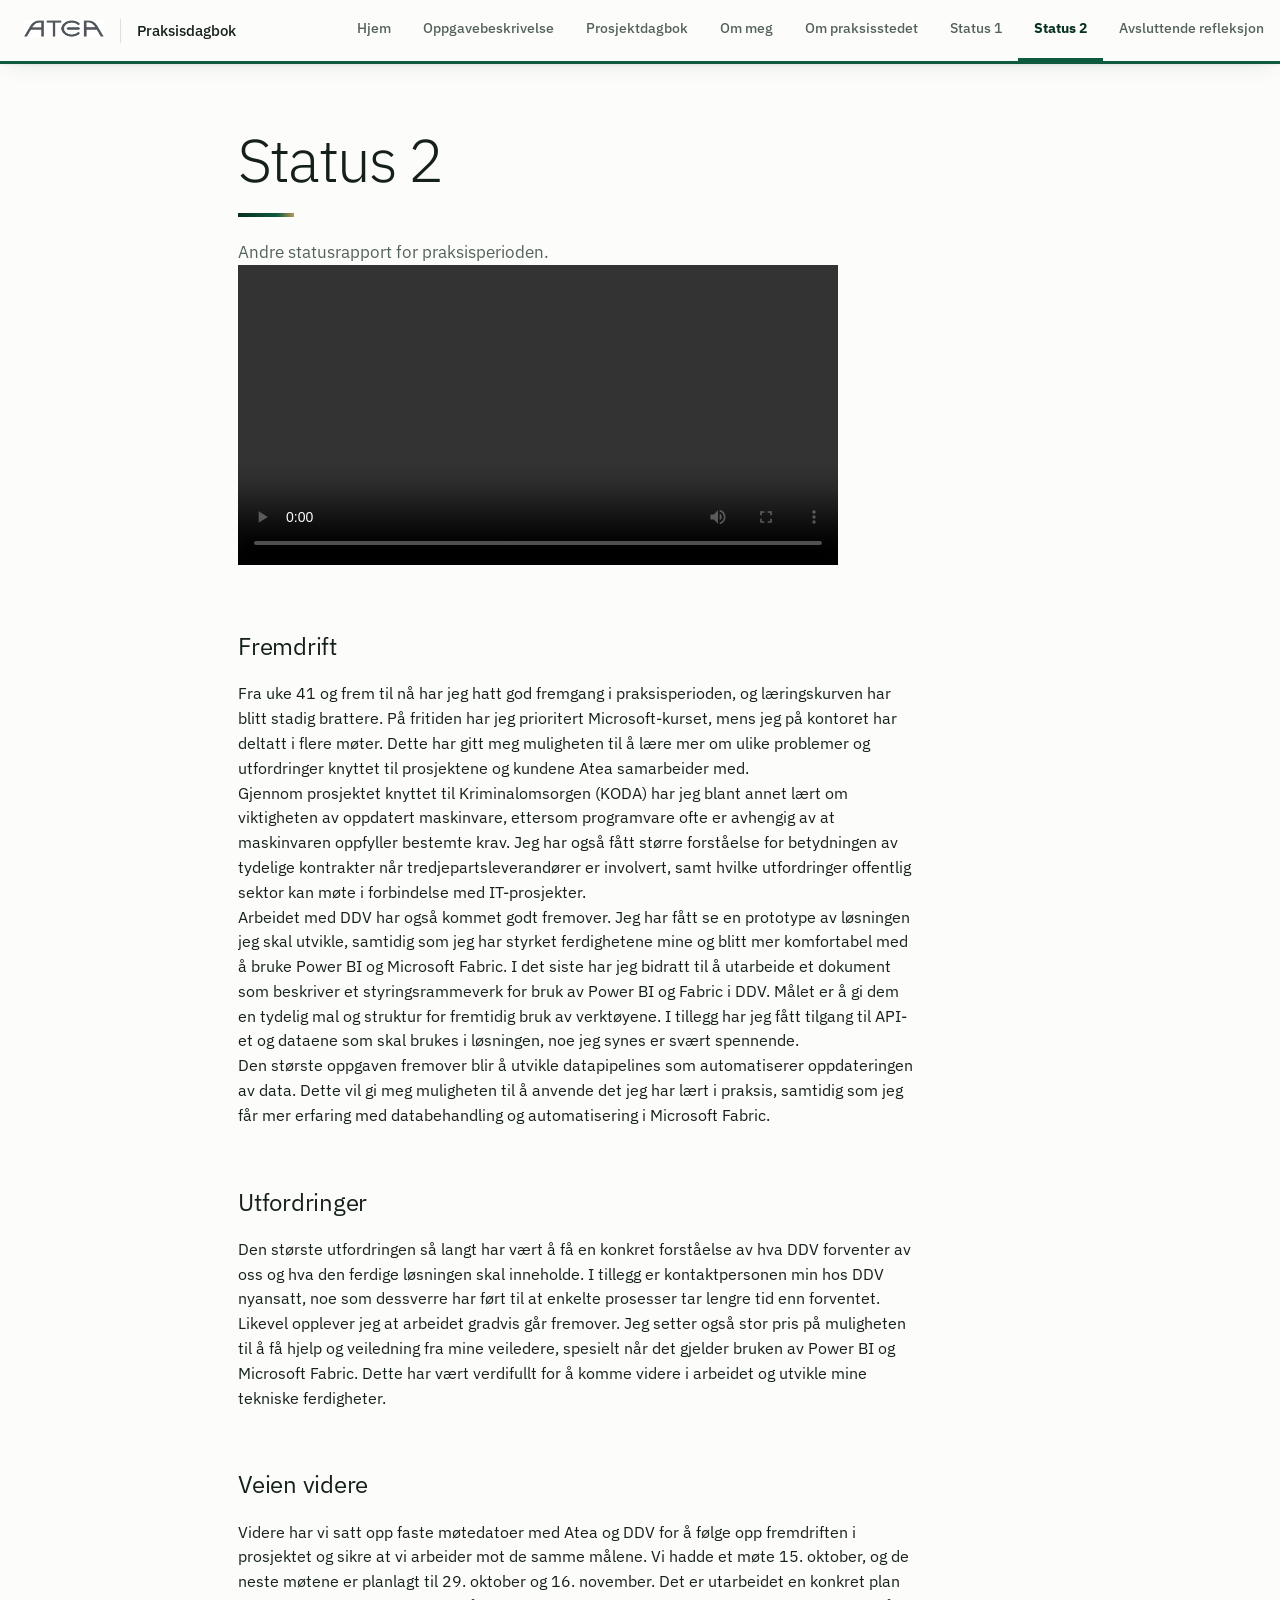
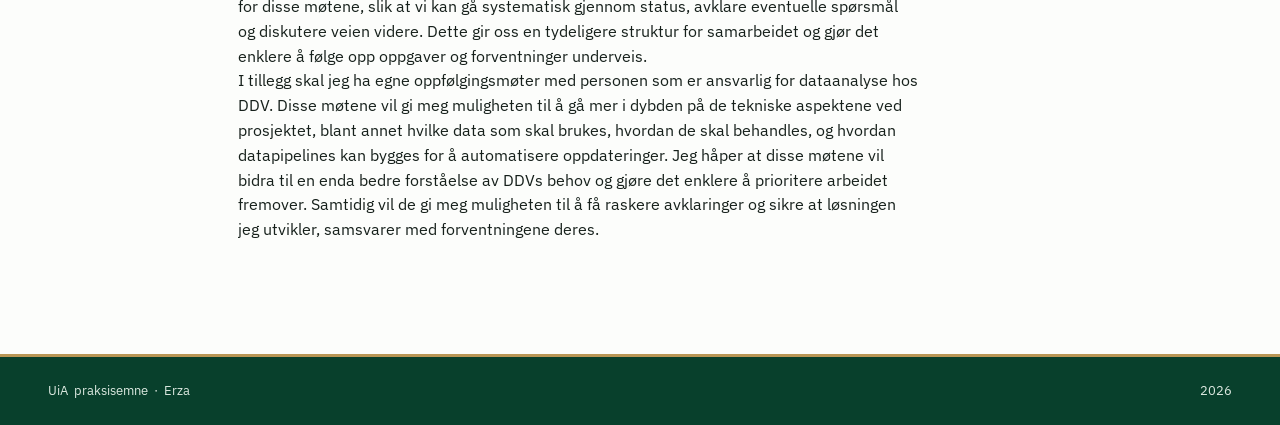
<file: docs/status-2.html>
<!DOCTYPE html>
<html lang="no">
<head>
<meta charset="utf-8">
<meta name="viewport" content="width=device-width, initial-scale=1">
<title>Status 2 – Praksisdagbok</title>
<meta name="description" content="Andre statusrapport for praksisperioden.">
<link rel="preconnect" href="https://fonts.googleapis.com">
<link rel="preconnect" href="https://fonts.gstatic.com" crossorigin>
<link href="https://fonts.googleapis.com/css2?family=IBM+Plex+Mono:wght@400;600&family=IBM+Plex+Sans:wght@300;400;500;600&display=swap" rel="stylesheet">
<link rel="stylesheet" href="styles.css">
</head>
<body>

<a class="skip-link" href="#innhold">Hopp til innhold</a>

<header class="masthead">
  <a class="masthead__brand" href="index.html">
    <span class="masthead__mark"> <img src = atea_logo.png width="80" height="17"></span>
    <span class="masthead__divider"></span>
    <span class="masthead__title">Praksisdagbok</span>
  </a>
  <nav class="mainnav" aria-label="Hovedmeny">
    <a href="index.html">Hjem</a>
    <a href="oppgavebeskrivelse.html">Oppgavebeskrivelse</a>
    <a href="prosjektdagbok.html">Prosjektdagbok</a>
    <a href="om-meg.html">Om meg</a>
    <a href="om-praksisstedet.html">Om praksisstedet</a>
    <a href="status-1.html">Status 1</a>
    <a href="status-2.html" aria-current="page">Status 2</a>
    <a href="refleksjon.html">Avsluttende refleksjon</a>
  </nav>
</header>

<main class="content" id="innhold">
  <h1 class="page-title">Status 2</h1>
  <div class="rule"></div>
  <p class="lede">Andre statusrapport for praksisperioden.</p>


   <video controls width="600" height="300">
        <source
            src="bilder/3bd24300-8635-40af-961e-de3ae396315e.mp4"
            type="video/mp4">
    </video>


  <h2 class="section-title">Fremdrift</h2>
  <p>Fra uke 41 og frem til nå har jeg hatt god fremgang i praksisperioden, og læringskurven har blitt stadig brattere. På fritiden har jeg prioritert Microsoft-kurset, mens jeg på kontoret har deltatt i flere møter. Dette har gitt meg muligheten til å lære mer om ulike problemer og utfordringer knyttet til prosjektene og kundene Atea samarbeider med.
<br>
Gjennom prosjektet knyttet til Kriminalomsorgen (KODA) har jeg blant annet lært om viktigheten av oppdatert maskinvare, ettersom programvare ofte er avhengig av at maskinvaren oppfyller bestemte krav. Jeg har også fått større forståelse for betydningen av tydelige kontrakter når tredjepartsleverandører er involvert, samt hvilke utfordringer offentlig sektor kan møte i forbindelse med IT-prosjekter.
<br>
Arbeidet med DDV har også kommet godt fremover. Jeg har fått se en prototype av løsningen jeg skal utvikle, samtidig som jeg har styrket ferdighetene mine og blitt mer komfortabel med å bruke Power BI og Microsoft Fabric. I det siste har jeg bidratt til å utarbeide et dokument som beskriver et styringsrammeverk for bruk av Power BI og Fabric i DDV. Målet er å gi dem en tydelig mal og struktur for fremtidig bruk av verktøyene. I tillegg har jeg fått tilgang til API-et og dataene som skal brukes i løsningen, noe jeg synes er svært spennende.
<br>
Den største oppgaven fremover blir å utvikle datapipelines som automatiserer oppdateringen av data. Dette vil gi meg muligheten til å anvende det jeg har lært i praksis, samtidig som jeg får mer erfaring med databehandling og automatisering i Microsoft Fabric.
  </p>

  <h2 class="section-title">Utfordringer</h2>
  <p>
   Den største utfordringen så langt har vært å få en konkret forståelse av hva DDV forventer av oss og hva den ferdige løsningen skal inneholde. I tillegg er kontaktpersonen min hos DDV nyansatt, noe som dessverre har ført til at enkelte prosesser tar lengre tid enn forventet. Likevel opplever jeg at arbeidet gradvis går fremover. Jeg setter også stor pris på muligheten til å få hjelp og veiledning fra mine veiledere, spesielt når det gjelder bruken av Power BI og Microsoft Fabric. Dette har vært verdifullt for å komme videre i arbeidet og utvikle mine tekniske ferdigheter.
  </p>

  <h2 class="section-title">Veien videre</h2>
  <p>
 Videre har vi satt opp faste møtedatoer med Atea og DDV for å følge opp fremdriften i prosjektet og sikre at vi arbeider mot de samme målene. Vi hadde et møte 15. oktober, og de neste møtene er planlagt til 29. oktober og 16. november. Det er utarbeidet en konkret plan for disse møtene, slik at vi kan gå systematisk gjennom status, avklare eventuelle spørsmål og diskutere veien videre. Dette gir oss en tydeligere struktur for samarbeidet og gjør det enklere å følge opp oppgaver og forventninger underveis.
<br>
I tillegg skal jeg ha egne oppfølgingsmøter med personen som er ansvarlig for dataanalyse hos DDV. Disse møtene vil gi meg muligheten til å gå mer i dybden på de tekniske aspektene ved prosjektet, blant annet hvilke data som skal brukes, hvordan de skal behandles, og hvordan datapipelines kan bygges for å automatisere oppdateringer. Jeg håper at disse møtene vil bidra til en enda bedre forståelse av DDVs behov og gjøre det enklere å prioritere arbeidet fremover. Samtidig vil de gi meg muligheten til å få raskere avklaringer og sikre at løsningen jeg utvikler, samsvarer med forventningene deres. 
  </p>
</main>

<footer class="footer">
  <span>UiA &nbsp;praksisemne &nbsp;·&nbsp; Erza</span>
  <span>2026</span>
</footer>

</body>
</html>
</file>
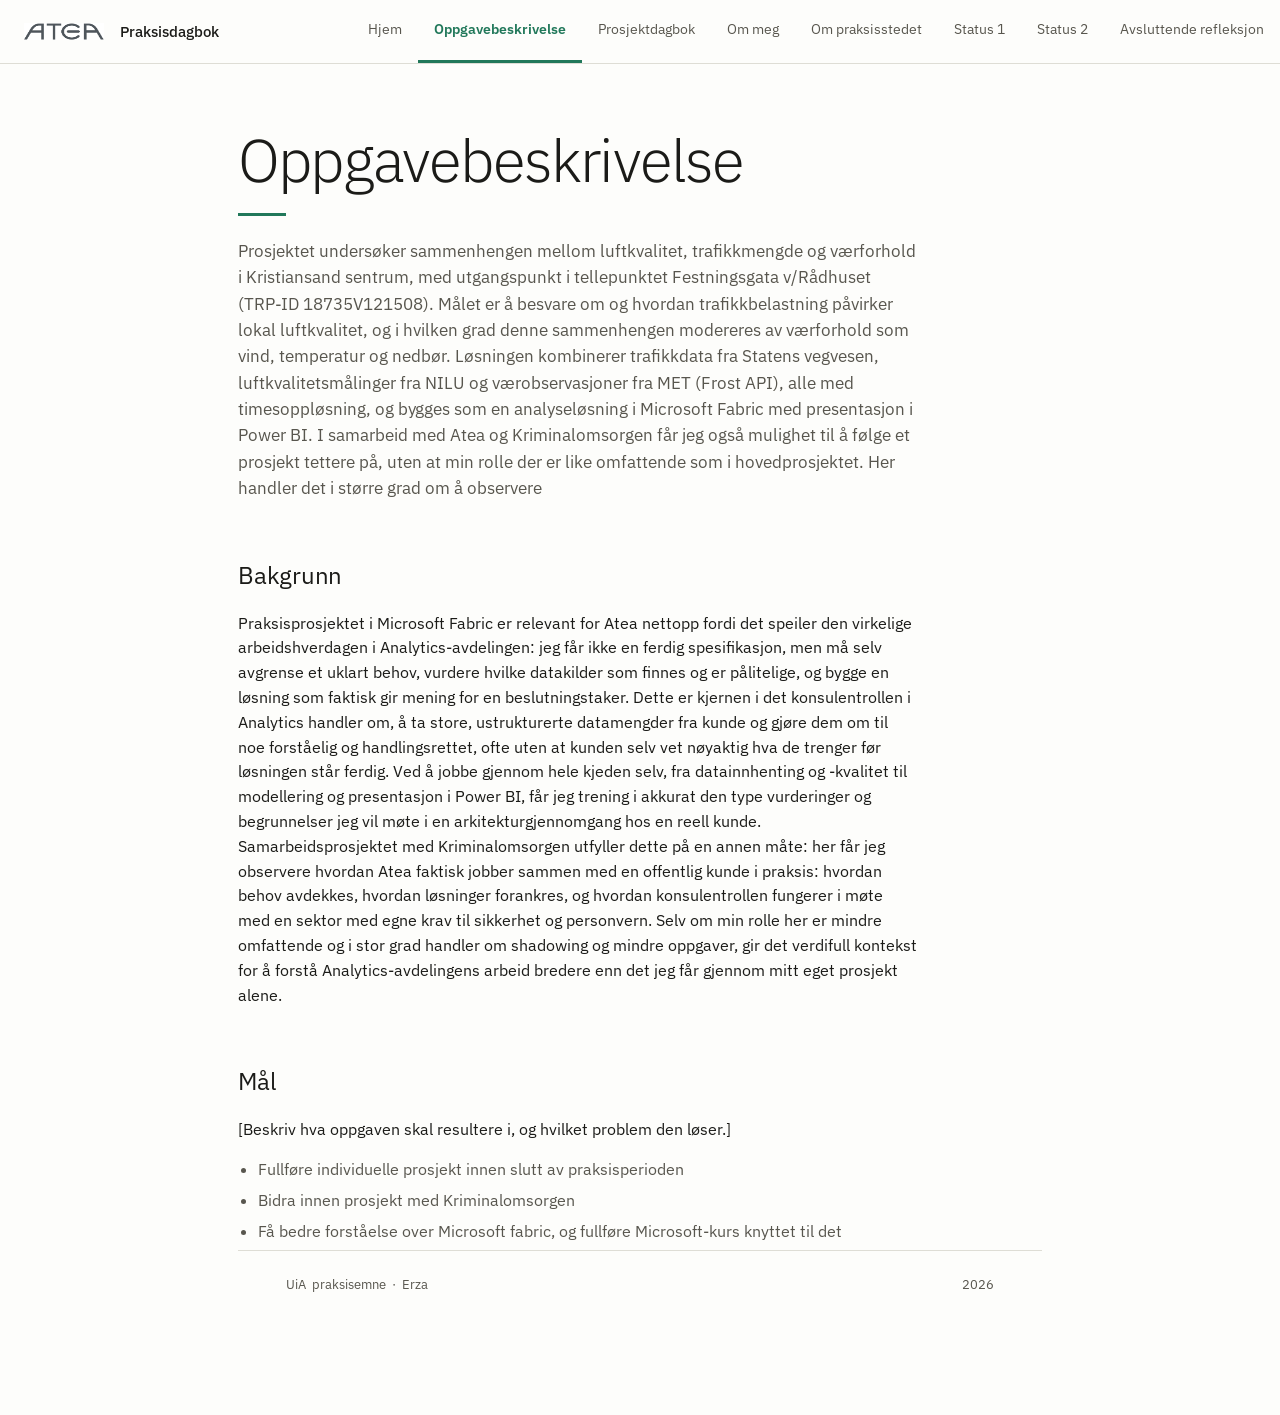
<file: praksis-site/oppgavebeskrivelse.html>
<head>
<meta charset="utf-8">
<meta name="viewport" content="width=device-width, initial-scale=1">
<title>Oppgavebeskrivelse – Praksisdagbok</title>
<meta name="description" content="Beskrivelse av praksisoppgaven.">
<link rel="preconnect" href="https://fonts.googleapis.com">
<link rel="preconnect" href="https://fonts.gstatic.com" crossorigin>
<link href="https://fonts.googleapis.com/css2?family=IBM+Plex+Mono:wght@400;600&family=IBM+Plex+Sans:wght@300;400;500;600&display=swap" rel="stylesheet">
<link rel="stylesheet" href="styles.css">
</head>
<body>

<a class="skip-link" href="#innhold">Hopp til innhold</a>

<header class="masthead">
  <a class="masthead__brand" href="index.html">
    <span class="masthead__mark"> <img src = atea_logo.png width="80" height="17"></span>
    <span class="masthead__title">Praksisdagbok</span>
  </a>
  <nav class="mainnav" aria-label="Hovedmeny">
    <a href="index.html">Hjem</a>
    <a href="oppgavebeskrivelse.html" aria-current="page">Oppgavebeskrivelse</a>
    <a href="prosjektdagbok.html">Prosjektdagbok</a>
    <a href="om-meg.html">Om meg</a>
    <a href="om-praksisstedet.html">Om praksisstedet</a>
    <a href="status-1.html">Status 1</a>
    <a href="status-2.html">Status 2</a>
    <a href="refleksjon.html">Avsluttende refleksjon</a>
  </nav>
</header>

<main class="content" id="innhold">
  <h1 class="page-title">Oppgavebeskrivelse</h1>
  <div class="rule"></div>
  <p class="lede">    
    
    Prosjektet undersøker sammenhengen mellom luftkvalitet, trafikkmengde og værforhold i Kristiansand sentrum, 
    med utgangspunkt i tellepunktet Festningsgata v/Rådhuset (TRP-ID 18735V121508). 
    Målet er å besvare om og hvordan trafikkbelastning påvirker lokal luftkvalitet, og i hvilken grad denne 
    sammenhengen modereres av værforhold som vind, temperatur og nedbør. Løsningen kombinerer trafikkdata fra 
    Statens vegvesen, luftkvalitetsmålinger fra NILU og værobservasjoner fra MET (Frost API), alle med 
    timesoppløsning, og bygges som en analyseløsning i Microsoft Fabric med presentasjon i Power BI. 

    I samarbeid med Atea og Kriminalomsorgen får jeg også mulighet til å følge et prosjekt tettere på, 
    uten at min rolle der er like omfattende som i hovedprosjektet. Her handler det i større grad om å observere </p>

  <h2 class="section-title">Bakgrunn</h2>
  <p>
    Praksisprosjektet i Microsoft Fabric er relevant for Atea nettopp fordi det speiler den virkelige arbeidshverdagen 
    i Analytics-avdelingen: jeg får ikke en ferdig spesifikasjon, men må selv avgrense et uklart behov, 
    vurdere hvilke datakilder som finnes og er pålitelige, og bygge en løsning som faktisk gir mening for 
    en beslutningstaker. Dette er kjernen i det konsulentrollen i Analytics handler om, å ta store, ustrukturerte
     datamengder fra kunde og gjøre dem om til noe forståelig og handlingsrettet, ofte uten at kunden selv vet 
     nøyaktig hva de trenger før løsningen står ferdig. Ved å jobbe gjennom hele kjeden selv, fra datainnhenting 
     og -kvalitet til modellering og presentasjon i Power BI, får jeg trening i akkurat den type vurderinger og 
     begrunnelser jeg vil møte i en arkitekturgjennomgang hos en reell kunde.

Samarbeidsprosjektet med Kriminalomsorgen utfyller dette på en annen måte: her får jeg observere hvordan Atea faktisk jobber 
sammen med en offentlig kunde i praksis: hvordan behov avdekkes, hvordan løsninger forankres, og hvordan 
konsulentrollen fungerer i møte med en sektor med egne krav til sikkerhet og personvern. Selv om min rolle 
her er mindre omfattende og i stor grad handler om shadowing og mindre oppgaver, gir det verdifull kontekst 
for å forstå Analytics-avdelingens arbeid bredere enn det jeg får gjennom mitt eget prosjekt alene.
  </p>

  <h2 class="section-title">Mål</h2>
  <p>[Beskriv hva oppgaven skal resultere i, og hvilket problem den løser.]</p>
  <ul class="checklist">
    <li>Fullføre individuelle prosjekt innen slutt av praksisperioden</li>
    <li>Bidra innen prosjekt med Kriminalomsorgen</li>
    <li>Få bedre forståelse over Microsoft fabric, og fullføre Microsoft-kurs knyttet til det</li>
  </ul>

  

<footer class="footer">
  <span>UiA &nbsp;praksisemne &nbsp;·&nbsp; Erza</span>
  <span>2026</span>
</footer>

</body>
</html>
</file>
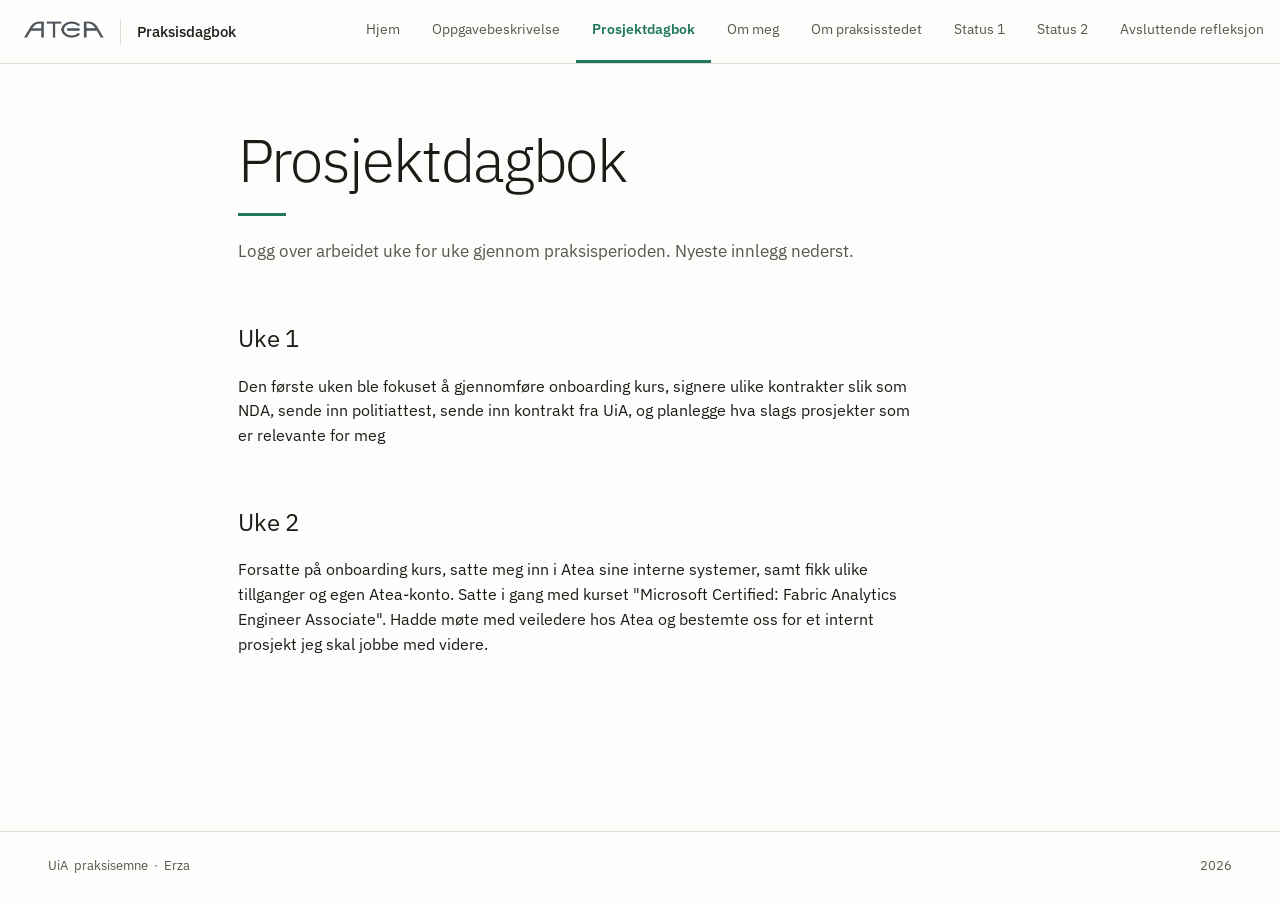
<file: praksis-site/prosjektdagbok.html>
<!DOCTYPE html>
<html lang="no">
<head>
<meta charset="utf-8">
<meta name="viewport" content="width=device-width, initial-scale=1">
<title>Prosjektdagbok – Praksisdagbok</title>
<meta name="description" content="Ukentlig prosjektdagbok for praksisemnet.">
<link rel="preconnect" href="https://fonts.googleapis.com">
<link rel="preconnect" href="https://fonts.gstatic.com" crossorigin>
<link href="https://fonts.googleapis.com/css2?family=IBM+Plex+Mono:wght@400;600&family=IBM+Plex+Sans:wght@300;400;500;600&display=swap" rel="stylesheet">
<link rel="stylesheet" href="styles.css">
</head>
<body>

<a class="skip-link" href="#innhold">Hopp til innhold</a>

<header class="masthead">
  <a class="masthead__brand" href="index.html">
    <span class="masthead__mark"> <img src = atea_logo.png width="80" height="17"></span>
    <span class="masthead__divider"></span>
    <span class="masthead__title">Praksisdagbok</span>
  </a>
  <nav class="mainnav" aria-label="Hovedmeny">
    <a href="index.html">Hjem</a>
    <a href="oppgavebeskrivelse.html">Oppgavebeskrivelse</a>
    <a href="prosjektdagbok.html" aria-current="page">Prosjektdagbok</a>
    <a href="om-meg.html">Om meg</a>
    <a href="om-praksisstedet.html">Om praksisstedet</a>
    <a href="status-1.html">Status 1</a>
    <a href="status-2.html">Status 2</a>
    <a href="refleksjon.html">Avsluttende refleksjon</a>
  </nav>
</header>

<main class="content" id="innhold">
  <h1 class="page-title">Prosjektdagbok</h1>
  <div class="rule"></div>
  <p class="lede">Logg over arbeidet uke for uke gjennom praksisperioden. Nyeste innlegg nederst.</p>


  <h2 class="section-title">Uke 1</h2>
<p>
  Den første uken ble fokuset å gjennomføre onboarding kurs, signere ulike kontrakter slik som
  NDA, sende inn politiattest, sende inn kontrakt fra UiA, og planlegge hva slags prosjekter som er
  relevante for meg
</p>

    <h2 class="section-title">Uke 2</h2>
<p>
  Forsatte på onboarding kurs, satte meg inn i Atea sine interne systemer, samt fikk ulike tillganger og egen Atea-konto.
  Satte i gang med kurset "Microsoft Certified: Fabric Analytics Engineer Associate". Hadde møte med veiledere hos Atea og
  bestemte oss for et internt prosjekt jeg skal jobbe med videre.
</p>
</main>

<footer class="footer">
  <span>UiA &nbsp;praksisemne &nbsp;·&nbsp; Erza</span>
  <span>2026</span>
</footer>

</body>
</html>
</file>
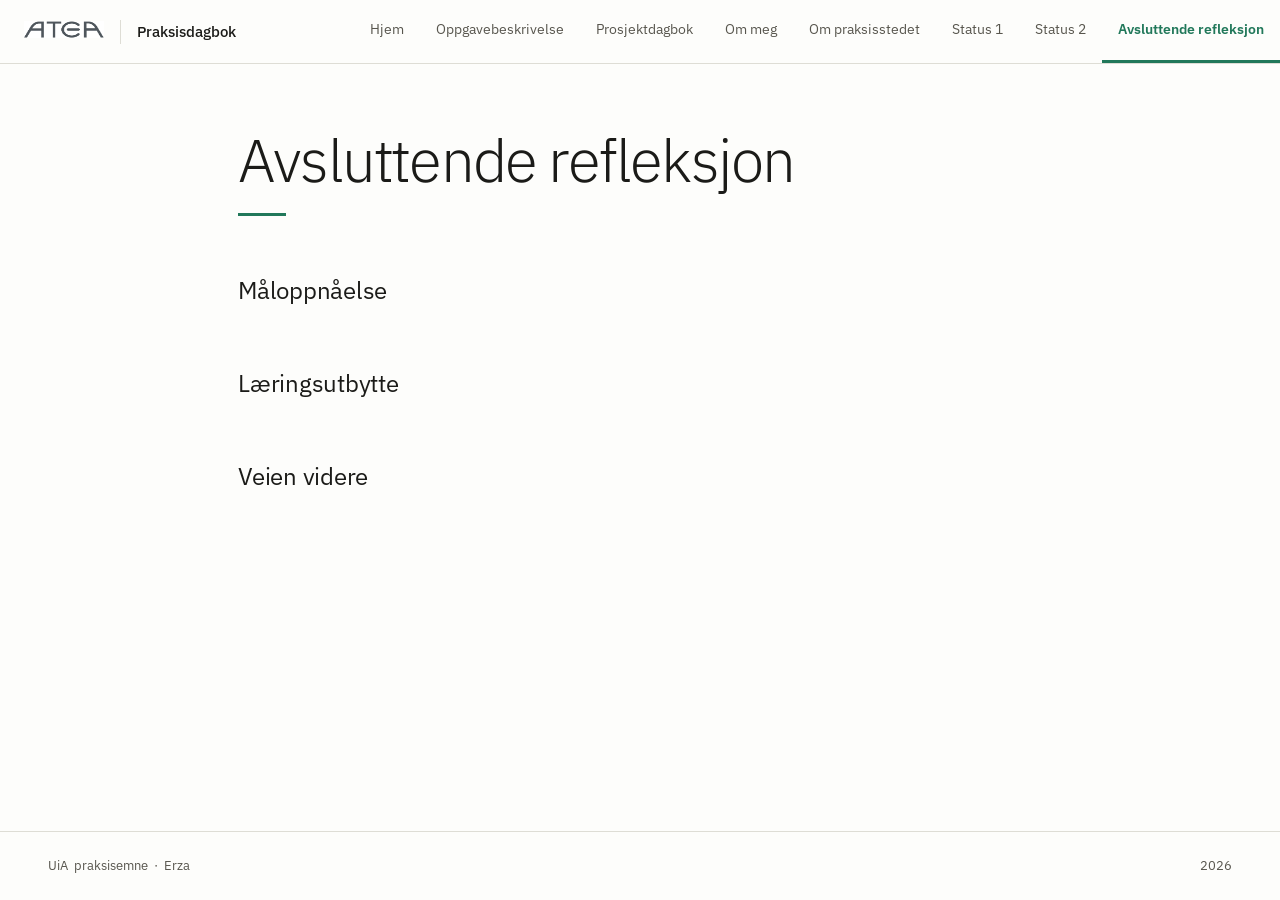
<file: praksis-site/refleksjon.html>
<!DOCTYPE html>
<html lang="no">
<head>
<meta charset="utf-8">
<meta name="viewport" content="width=device-width, initial-scale=1">
<title>Avsluttende refleksjon – Praksisdagbok</title>
<meta name="description" content="Avsluttende refleksjon over praksisperioden.">
<link rel="preconnect" href="https://fonts.googleapis.com">
<link rel="preconnect" href="https://fonts.gstatic.com" crossorigin>
<link href="https://fonts.googleapis.com/css2?family=IBM+Plex+Mono:wght@400;600&family=IBM+Plex+Sans:wght@300;400;500;600&display=swap" rel="stylesheet">
<link rel="stylesheet" href="styles.css">
</head>
<body>

<a class="skip-link" href="#innhold">Hopp til innhold</a>

<header class="masthead">
  <a class="masthead__brand" href="index.html">
    <span class="masthead__mark"> <img src = atea_logo.png width="80" height="17"></span>
    <span class="masthead__divider"></span>
    <span class="masthead__title">Praksisdagbok</span>
  </a>
  <nav class="mainnav" aria-label="Hovedmeny">
    <a href="index.html">Hjem</a>
    <a href="oppgavebeskrivelse.html">Oppgavebeskrivelse</a>
    <a href="prosjektdagbok.html">Prosjektdagbok</a>
    <a href="om-meg.html">Om meg</a>
    <a href="om-praksisstedet.html">Om praksisstedet</a>
    <a href="status-1.html">Status 1</a>
    <a href="status-2.html">Status 2</a>
    <a href="refleksjon.html" aria-current="page">Avsluttende refleksjon</a>
  </nav>
</header>

<main class="content" id="innhold">
  <h1 class="page-title">Avsluttende refleksjon</h1>
  <div class="rule"></div>
  <p class="lede"></p>

  <h2 class="section-title">Måloppnåelse</h2>
  <p></p>

  <h2 class="section-title">Læringsutbytte</h2>
  <p></p>

  <h2 class="section-title">Veien videre</h2>
  <p></p>
</main>

<footer class="footer">
  <span>UiA &nbsp;praksisemne &nbsp;·&nbsp; Erza</span>
  <span>2026</span>
</footer>

</body>
</html>
</file>
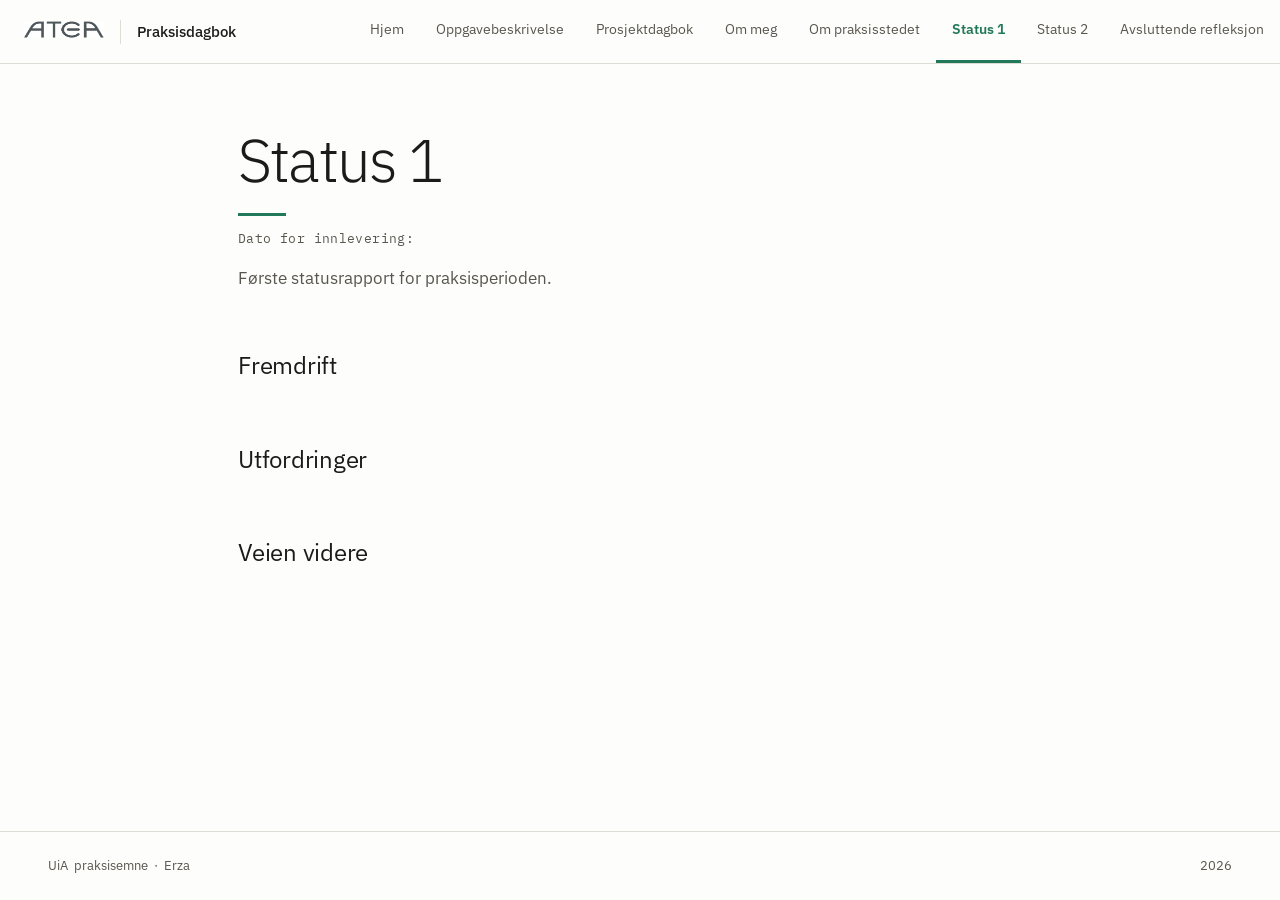
<file: praksis-site/status-1.html>
<!DOCTYPE html>
<html lang="no">
<head>
<meta charset="utf-8">
<meta name="viewport" content="width=device-width, initial-scale=1">
<title>Status 1 – Praksisdagbok</title>
<meta name="description" content="Første statusrapport for praksisperioden.">
<link rel="preconnect" href="https://fonts.googleapis.com">
<link rel="preconnect" href="https://fonts.gstatic.com" crossorigin>
<link href="https://fonts.googleapis.com/css2?family=IBM+Plex+Mono:wght@400;600&family=IBM+Plex+Sans:wght@300;400;500;600&display=swap" rel="stylesheet">
<link rel="stylesheet" href="styles.css">
</head>
<body>

<a class="skip-link" href="#innhold">Hopp til innhold</a>

<header class="masthead">
  <a class="masthead__brand" href="index.html">
    <span class="masthead__mark"> <img src = atea_logo.png width="80" height="17"></span>
    <span class="masthead__divider"></span>
    <span class="masthead__title">Praksisdagbok</span>
  </a>
  <nav class="mainnav" aria-label="Hovedmeny">
    <a href="index.html">Hjem</a>
    <a href="oppgavebeskrivelse.html">Oppgavebeskrivelse</a>
    <a href="prosjektdagbok.html">Prosjektdagbok</a>
    <a href="om-meg.html">Om meg</a>
    <a href="om-praksisstedet.html">Om praksisstedet</a>
    <a href="status-1.html" aria-current="page">Status 1</a>
    <a href="status-2.html">Status 2</a>
    <a href="refleksjon.html">Avsluttende refleksjon</a>
  </nav>
</header>

<main class="content" id="innhold">
  <h1 class="page-title">Status 1</h1>
  <div class="rule"></div>
  <p class="meta">Dato for innlevering:</p>
  <p class="lede">Første statusrapport for praksisperioden.</p>

  <h2 class="section-title">Fremdrift</h2>
  <p></p>

  <h2 class="section-title">Utfordringer</h2>
  <p></p>

  <h2 class="section-title">Veien videre</h2>
  <p></p>
</main>

<footer class="footer">
  <span>UiA &nbsp;praksisemne &nbsp;·&nbsp; Erza</span>
  <span>2026</span>
</footer>

</body>
</html>
</file>
<file: docs/styles.css>
:root{
  --steel:      #0E5A3F;   
  --steel-dark: #06301F;  
  --steel-deep: #08402C;   
  --steel-tint: #E4EFE8;   
  --gold:       #B99655;   
  --ink:        #16201B;   
  --ink-soft:   #55625B;   
  --line:       #DAE2DC;  
  --line-soft:  #EEF3EF;
  --paper:      #FCFDFB;
  --shadow:     0 1px 2px rgba(6, 48, 31, 0.06), 0 8px 24px -12px rgba(6, 48, 31, 0.18);
  --shadow-lg:  0 4px 10px rgba(6, 48, 31, 0.08), 0 20px 40px -18px rgba(6, 48, 31, 0.28);
  --header-h:   64px;
}

*, *::before, *::after{ box-sizing: border-box; }

body{
  margin: 0;
  min-height: 100vh;
  display: flex;
  flex-direction: column;
  font-family: "IBM Plex Sans", system-ui, -apple-system, "Helvetica Neue", Arial, sans-serif;
  font-size: 16px;
  line-height: 1.55;
  color: var(--ink);
  background: var(--paper);
  -webkit-font-smoothing: antialiased;
}

a{ color: var(--steel); }

a:focus-visible, button:focus-visible{
  outline: 2px solid var(--steel);
  outline-offset: 2px;
}

.skip-link{
  position: absolute;
  left: -9999px;
  z-index: 100;
  padding: 12px 16px;
  background: var(--steel);
  color: #fff;
  text-decoration: none;
}
.skip-link:focus{ left: 8px; top: 8px; }

/*toppmeny*/

.masthead{
  position: sticky;
  top: 0;
  z-index: 20;
  display: flex;
  align-items: center;
  gap: 16px;
  min-height: var(--header-h);
  padding-left: 24px;
  background: var(--paper);
  border-bottom: 3px solid var(--steel);
  box-shadow: var(--shadow);
}

.masthead__brand{
  display: flex;
  align-items: center;
  gap: 16px;
  white-space: nowrap;
  text-decoration: none;
  color: inherit;
}

.masthead__mark{
  font-family: "IBM Plex Mono", ui-monospace, monospace;
  font-weight: 600;
  font-size: 1.0625rem;
  letter-spacing: 0.1em;
  color: var(--steel-dark);
}

.masthead__divider{
  width: 1px;
  height: 24px;
  background: var(--line);
}

.masthead__title{ font-weight: 500; font-size: 0.9375rem; }

.mainnav{
  margin-left: auto;
  display: flex;
  align-self: stretch;
  overflow-x: auto;
  scrollbar-width: none;
}
.mainnav::-webkit-scrollbar{ display: none; }

.mainnav a{
  display: flex;
  align-items: center;
  padding: 0 16px;
  font-size: 0.875rem;
  font-weight: 500;
  color: var(--ink-soft);
  text-decoration: none;
  white-space: nowrap;
  border-bottom: 3px solid transparent;
  transition: color 120ms linear, background 120ms linear, border-color 120ms linear;
}
.mainnav a:hover{ color: var(--steel-dark); background: var(--steel-tint); }
.mainnav a[aria-current="page"]{
  color: var(--steel-dark);
  font-weight: 700;
  border-bottom-color: var(--steel);
}

/*Innhold*/

.content{
  flex: 1 0 auto;
  width: 100%;
  max-width: 900px;
  margin: 0 auto;
  padding: 64px 48px 96px;
}

.content p{ max-width: 68ch; }

.page-title{
  margin: 0;
  font-weight: 300;
  font-size: clamp(2.25rem, 6.5vw, 3.75rem);
  line-height: 1.05;
  letter-spacing: -0.03em;
}

.rule{
  width: 56px;
  height: 4px;
  margin-top: 22px;
  background: linear-gradient(90deg, var(--steel-dark), var(--steel) 70%, var(--gold));
}

.lede{
  margin: 22px 0 0;
  font-size: 1.0625rem;
  color: var(--ink-soft);
}

.section-title{
  margin: 56px 0 0;
  font-size: 1.5rem;
  font-weight: 400;
  letter-spacing: -0.01em;
}
.section-title + p{ margin-top: 16px; }
.section-title + .meta{ margin-top: 8px; }
.meta + p, .meta + .checklist{ margin-top: 16px; }

.meta{
  font-family: "IBM Plex Mono", ui-monospace, monospace;
  font-size: 0.8125rem;
  letter-spacing: 0.03em;
  color: var(--ink-soft);
}

.checklist{ margin: 16px 0 0; padding-left: 20px; color: var(--ink-soft); }
.checklist li{ margin-bottom: 6px; }



.cards{
  display: grid;
  grid-template-columns: repeat(auto-fill, minmax(224px, 1fr));
  gap: 16px;
  margin-top: 40px;
}

.card{
  display: flex;
  flex-direction: column;
  min-height: 176px;
  padding: 24px;
  background: var(--paper);
  border: 1px solid var(--line);
  border-top: 3px solid transparent;
  color: inherit;
  text-decoration: none;
  box-shadow: var(--shadow);
  transition: border-color 160ms ease, box-shadow 160ms ease, transform 160ms ease;
}
.card:hover{
  border-color: var(--steel);
  border-top-color: var(--steel);
  box-shadow: var(--shadow-lg);
  transform: translateY(-3px);
}

.card__icon{
  display: grid;
  place-items: center;
  width: 44px;
  height: 44px;
  background: var(--steel-deep);
  color: #EAF3ED;
}

.card__title{ margin: 22px 0 0; font-size: 1.0625rem; font-weight: 600; }
.card__rule{ width: 24px; height: 2px; margin: 14px 0; background: var(--line); }
.card__meta{ margin: auto 0 0; font-size: 0.875rem; color: var(--ink-soft); }



.linklist{
  list-style: none;
  margin: 24px 0 0;
  padding: 0;
  display: grid;
  gap: 12px;
}
.linklist li{ display: flex; align-items: center; gap: 12px; font-size: 0.9375rem; }
.linklist svg{ flex: none; color: var(--steel); }



.profile{
  display: grid;
  grid-template-columns: 220px minmax(0, 1fr);
  gap: 40px;
  align-items: start;
  margin-top: 32px;
}

.profile__photo{
  width: 100%;
  aspect-ratio: 4 / 5;
  object-fit: cover;
  border: 1px solid var(--line);
  display: block;
  background: var(--steel-tint);
  box-shadow: var(--shadow);
}

.profile p:first-child{ margin-top: 0; }

.infolist{
  list-style: none;
  margin: 0;
  padding: 0;
  display: grid;
  gap: 16px;
}

.infolist .label{
  font-family: "IBM Plex Mono", ui-monospace, monospace;
  font-size: 0.75rem;
  letter-spacing: 0.08em;
  text-transform: uppercase;
  color: var(--ink-soft);
  margin: 0 0 4px;
}

.infolist .value{
  font-size: 0.9375rem;
  font-weight: 500;
  padding-bottom: 6px;
  border-bottom: 1px solid var(--line-soft);
}

@media (max-width: 700px){
  .profile{ grid-template-columns: 1fr; gap: 20px; }
  .profile__photo{ max-width: 220px; }
}



.signoff{
  margin-top: 64px;
  padding-top: 32px;
  border-top: 1px solid var(--line);
  display: flex;
  flex-wrap: wrap;
  gap: 32px;
}

.sig-block{ flex: 1; min-width: 200px; }
.sig-line{ border-bottom: 1px solid var(--ink); height: 34px; }
.sig-caption{
  font-family: "IBM Plex Mono", ui-monospace, monospace;
  font-size: 0.75rem;
  letter-spacing: 0.08em;
  text-transform: uppercase;
  color: var(--ink-soft);
  margin-top: 8px;
}


.footer{
  flex: none;
  display: flex;
  flex-wrap: wrap;
  justify-content: space-between;
  gap: 16px;
  padding: 24px 48px;
  background: var(--steel-deep);
  border-top: 3px solid var(--gold);
  font-size: 0.8125rem;
  color: #DDE9E1;
}



@media (max-width: 900px){
  .masthead{ flex-wrap: wrap; padding: 12px 16px 0; gap: 12px; }
  .mainnav{ margin-left: 0; width: 100%; order: 2; border-top: 1px solid var(--line); }
  .mainnav a{ padding: 12px; }
  .content{ padding: 40px 24px 72px; }
  .footer{ padding: 24px; }
}

@media (prefers-reduced-motion: reduce){
  * { transition: none !important; animation: none !important; }
}
</file>
<file: praksis-site/styles.css>
/* ==========================================================================
   Praksisnettside — felles stilark
   Rolig, faglig uttrykk: skarpe hjørner, hårfine linjer i stedet for
   skygger, og monospace til metadata (datoer/labels).
   ========================================================================== */

:root{
  --steel:      #21785A;   /* primæraksent */
  --steel-dark: #144A38;   /* hover/kant */
  --steel-tint: #E6F1EA;   /* lys flate */
  --ink:        #1B1B18;   /* tekst */
  --ink-soft:   #58564E;   /* sekundærtekst */
  --line:       #DEDDD5;   /* kantlinjer */
  --line-soft:  #EDECE5;
  --paper:      #FDFDFB;
  --header-h:   64px;
}

*, *::before, *::after{ box-sizing: border-box; }

body{
  margin: 0;
  min-height: 100vh;
  display: flex;
  flex-direction: column;
  font-family: "IBM Plex Sans", system-ui, -apple-system, "Helvetica Neue", Arial, sans-serif;
  font-size: 16px;
  line-height: 1.55;
  color: var(--ink);
  background: var(--paper);
  -webkit-font-smoothing: antialiased;
}

a{ color: var(--steel); }

a:focus-visible, button:focus-visible{
  outline: 2px solid var(--steel);
  outline-offset: 2px;
}

.skip-link{
  position: absolute;
  left: -9999px;
  z-index: 100;
  padding: 12px 16px;
  background: var(--steel);
  color: #fff;
  text-decoration: none;
}
.skip-link:focus{ left: 8px; top: 8px; }

/* ---------- Toppmeny ---------- */

.masthead{
  position: sticky;
  top: 0;
  z-index: 20;
  display: flex;
  align-items: center;
  gap: 16px;
  min-height: var(--header-h);
  padding-left: 24px;
  background: var(--paper);
  border-bottom: 1px solid var(--line);
}

.masthead__brand{
  display: flex;
  align-items: center;
  gap: 16px;
  white-space: nowrap;
  text-decoration: none;
  color: inherit;
}

.masthead__mark{
  font-family: "IBM Plex Mono", ui-monospace, monospace;
  font-weight: 600;
  font-size: 1.0625rem;
  letter-spacing: 0.1em;
  color: var(--steel-dark);
}

.masthead__divider{
  width: 1px;
  height: 24px;
  background: var(--line);
}

.masthead__title{ font-weight: 500; font-size: 0.9375rem; }

.mainnav{
  margin-left: auto;
  display: flex;
  align-self: stretch;
  overflow-x: auto;
  scrollbar-width: none;
}
.mainnav::-webkit-scrollbar{ display: none; }

.mainnav a{
  display: flex;
  align-items: center;
  padding: 0 16px;
  font-size: 0.875rem;
  color: var(--ink-soft);
  text-decoration: none;
  white-space: nowrap;
  border-bottom: 3px solid transparent;
}
.mainnav a:hover{ color: var(--ink); background: var(--line-soft); }
.mainnav a[aria-current="page"]{
  color: var(--steel);
  font-weight: 600;
  border-bottom-color: var(--steel);
}

/* ---------- Innhold ---------- */

.content{
  flex: 1 0 auto;
  width: 100%;
  max-width: 900px;
  margin: 0 auto;
  padding: 64px 48px 96px;
}

.content p{ max-width: 68ch; }

.page-title{
  margin: 0;
  font-weight: 300;
  font-size: clamp(2.25rem, 6.5vw, 3.75rem);
  line-height: 1.05;
  letter-spacing: -0.03em;
}

.rule{
  width: 48px;
  height: 3px;
  margin-top: 22px;
  background: var(--steel);
}

.lede{
  margin: 22px 0 0;
  font-size: 1.0625rem;
  color: var(--ink-soft);
}

.section-title{
  margin: 56px 0 0;
  font-size: 1.5rem;
  font-weight: 400;
  letter-spacing: -0.01em;
}
.section-title + p{ margin-top: 16px; }
.section-title + .meta{ margin-top: 8px; }
.meta + p, .meta + .checklist{ margin-top: 16px; }

.meta{
  font-family: "IBM Plex Mono", ui-monospace, monospace;
  font-size: 0.8125rem;
  letter-spacing: 0.03em;
  color: var(--ink-soft);
}

.checklist{ margin: 16px 0 0; padding-left: 20px; color: var(--ink-soft); }
.checklist li{ margin-bottom: 6px; }

/* ---------- Kortrutenett (forside) ---------- */

.cards{
  display: grid;
  grid-template-columns: repeat(auto-fill, minmax(224px, 1fr));
  gap: 16px;
  margin-top: 40px;
}

.card{
  display: flex;
  flex-direction: column;
  min-height: 176px;
  padding: 24px;
  background: var(--paper);
  border: 1px solid var(--line);
  color: inherit;
  text-decoration: none;
  transition: border-color 120ms linear, background 120ms linear;
}
.card:hover{ background: var(--line-soft); border-color: var(--steel); }

.card__icon{
  display: grid;
  place-items: center;
  width: 44px;
  height: 44px;
  background: var(--steel-tint);
  color: var(--steel);
}

.card__title{ margin: 22px 0 0; font-size: 1.0625rem; font-weight: 600; }
.card__rule{ width: 24px; height: 2px; margin: 14px 0; background: var(--line); }
.card__meta{ margin: auto 0 0; font-size: 0.875rem; color: var(--ink-soft); }

/* ---------- Lenkeliste (f.eks. kontaktinfo) ---------- */

.linklist{
  list-style: none;
  margin: 24px 0 0;
  padding: 0;
  display: grid;
  gap: 12px;
}
.linklist li{ display: flex; align-items: center; gap: 12px; font-size: 0.9375rem; }
.linklist svg{ flex: none; color: var(--steel); }

/* ---------- Profil: portrett + nøkkelinfo ---------- */

.profile{
  display: grid;
  grid-template-columns: 220px minmax(0, 1fr);
  gap: 40px;
  align-items: start;
  margin-top: 32px;
}

.profile__photo{
  width: 100%;
  aspect-ratio: 4 / 5;
  object-fit: cover;
  border: 1px solid var(--line);
  display: block;
  background: var(--steel-tint);
}

.profile p:first-child{ margin-top: 0; }

.infolist{
  list-style: none;
  margin: 0;
  padding: 0;
  display: grid;
  gap: 16px;
}

.infolist .label{
  font-family: "IBM Plex Mono", ui-monospace, monospace;
  font-size: 0.75rem;
  letter-spacing: 0.08em;
  text-transform: uppercase;
  color: var(--ink-soft);
  margin: 0 0 4px;
}

.infolist .value{
  font-size: 0.9375rem;
  font-weight: 500;
  padding-bottom: 6px;
  border-bottom: 1px solid var(--line-soft);
}

@media (max-width: 700px){
  .profile{ grid-template-columns: 1fr; gap: 20px; }
  .profile__photo{ max-width: 220px; }
}

/* ---------- Signaturfelt ---------- */

.signoff{
  margin-top: 64px;
  padding-top: 32px;
  border-top: 1px solid var(--line);
  display: flex;
  flex-wrap: wrap;
  gap: 32px;
}

.sig-block{ flex: 1; min-width: 200px; }
.sig-line{ border-bottom: 1px solid var(--ink); height: 34px; }
.sig-caption{
  font-family: "IBM Plex Mono", ui-monospace, monospace;
  font-size: 0.75rem;
  letter-spacing: 0.08em;
  text-transform: uppercase;
  color: var(--ink-soft);
  margin-top: 8px;
}

/* ---------- Bunntekst ---------- */

.footer{
  flex: none;
  display: flex;
  flex-wrap: wrap;
  justify-content: space-between;
  gap: 16px;
  padding: 24px 48px;
  border-top: 1px solid var(--line);
  font-size: 0.8125rem;
  color: var(--ink-soft);
}

/* ---------- Mobil ---------- */

@media (max-width: 900px){
  .masthead{ flex-wrap: wrap; padding: 12px 16px 0; gap: 12px; }
  .mainnav{ margin-left: 0; width: 100%; order: 2; border-top: 1px solid var(--line); }
  .mainnav a{ padding: 12px; }
  .content{ padding: 40px 24px 72px; }
  .footer{ padding: 24px; }
}

@media (prefers-reduced-motion: reduce){
  * { transition: none !important; animation: none !important; }
}
</file>
